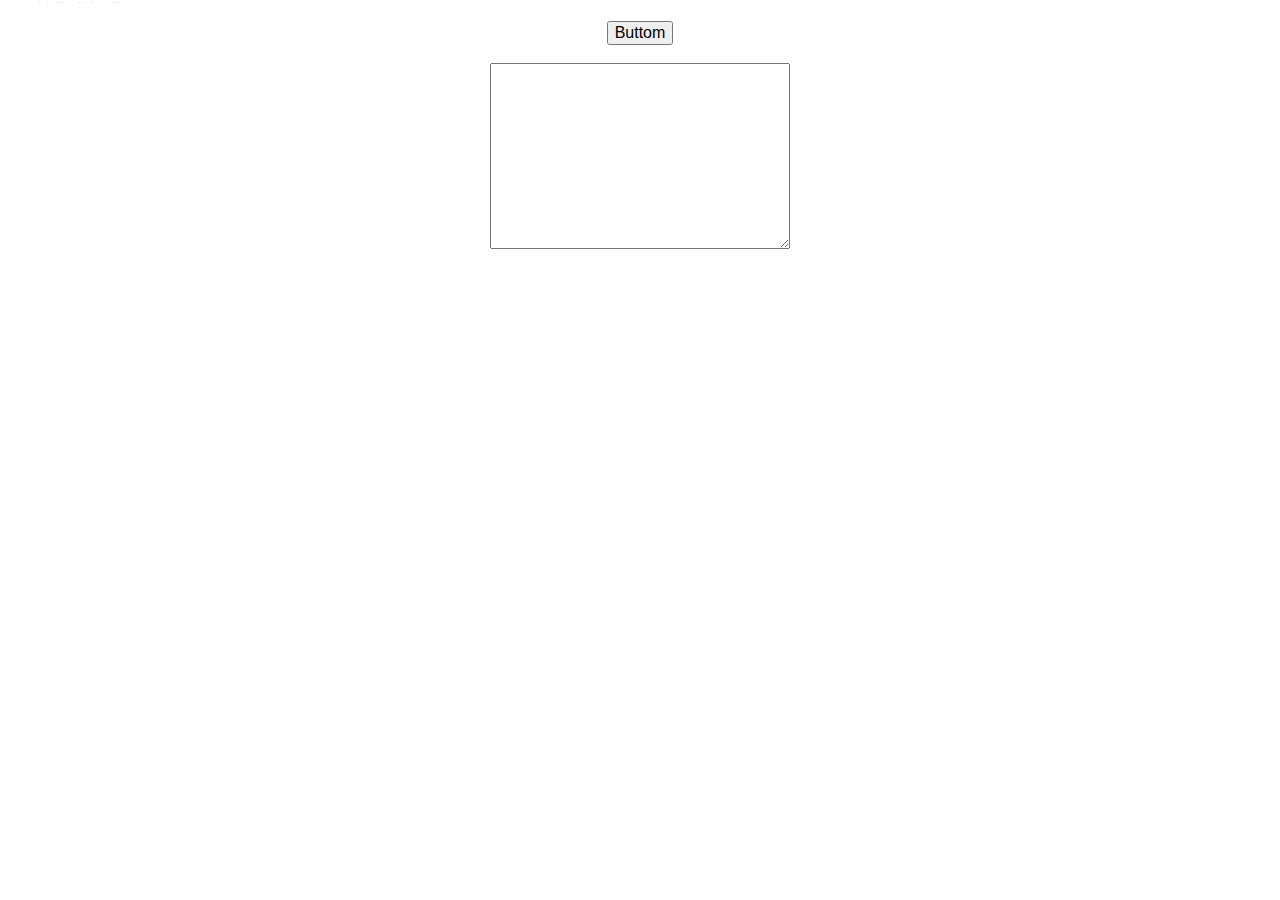
<file: 01-js-intro-and-jquery/index.html>
<!DOCTYPE html>

<html lang="en">

<head>

	<meta charset="utf-8" />
	<meta name="viewport" content="width=device-width, initial-scale=1">
	<title>Index.html</title>
	<meta name="author" content="Crespillo Rodrigo Andres"/>
	<link href="normalize.css" rel="stylesheet"/>
	<link rel='stylesheet' href='style.css'/>
	<script src="http://code.jquery.com/jquery-2.1.3.js"></script>
    <script type='text/javascript' src='script.js'></script>
</head>
<body>
	<section>
		<div class="container">
			<div class="title">
				<p>Hello Word!</p>
			</div>
		</div>
	</section>
	<div class="buttom">
		<br><button id="txtButtom">Buttom</button>
	</div>
	<div class="textarea">
		<br><textarea class="alias" id="txt" name="message" rows="10" cols="30">
		</textarea>
	</div>	
</body>

</html>
</file>
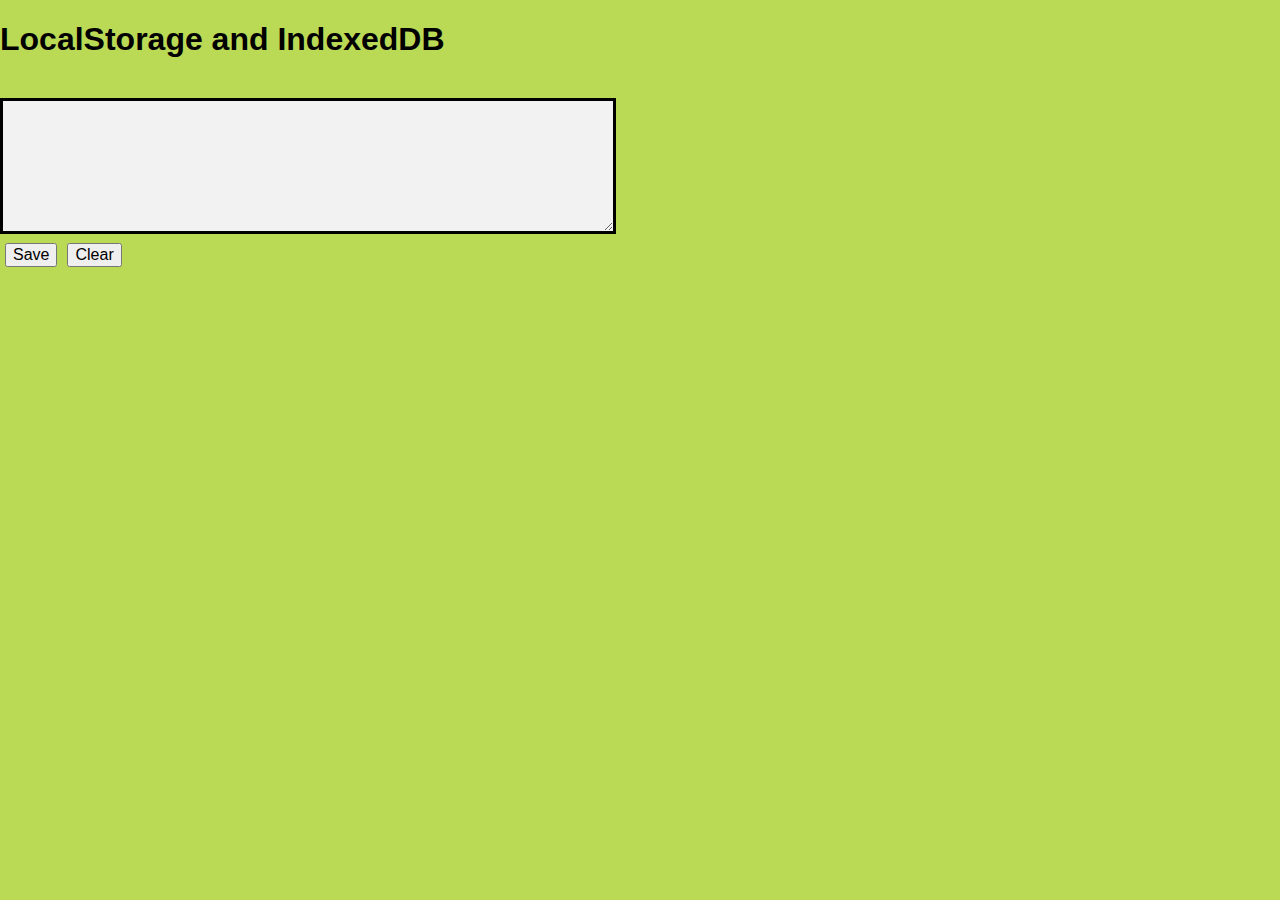
<file: 06-html5-apis/index.html>
<!DOCTYPE	html>
<html lang="en">
<head>
 	<title>LocalStorage and IndexedDB</title>
 	<meta charset="utf-8">
    <meta http-equiv="X-UA-Compatible" content="IE=edge">
 	<meta name="viewport" content="width=device-width, initial-scale=1">
    <link href="css/normalize.css" rel="stylesheet">  
    <link type="text/css" rel="stylesheet" href="css/style.css"/>
 	<script src="http://code.jquery.com/jquery-2.1.3.js"></script>
	<script type="text/javascript" src="libs/localStorage.js"></script>
	<script type="text/javascript" src="libs/dragAndDrope.js"></script>
	<!--<script type="text/javascript" src="libs/IndexedDB.js"></script>-->
</head>
<body>
	<h1>LocalStorage and IndexedDB</h1>
 	<br>
 	<div><textarea id="text" draggable="true"></textarea></div>
 	<div><button class="button" id="save">Save</button></div>
 	<div><button class="button" id="clear">Clear</button></div>
</body>
</html>
</file>
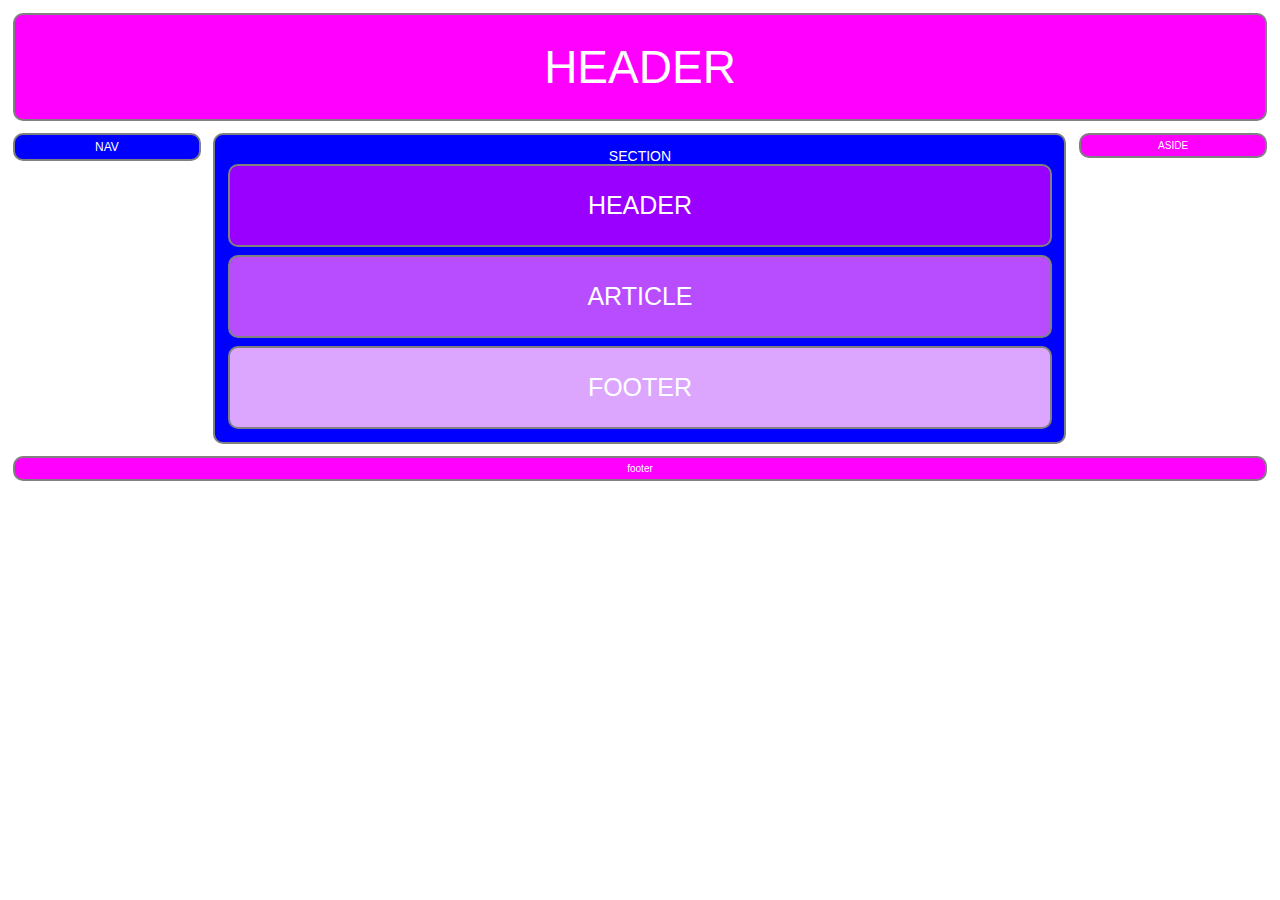
<file: 00-HTML-CSS-basics/2. CSS/index.html>
<!DOCTYPE html>

<html lang="en">

<head>

	<meta charset="utf-8" />
	<meta name="viewport" content="width=device-width, initial-scale=1">
	<title>Index.html</title>
	<meta name="author" content="Crespillo Rodrigo Andres"/>
	<link href="normalize.css" rel="stylesheet">
	<link href="style.css" rel="stylesheet">

	
</head>
<body>
	<header class="header">
		header
	</header>
	<nav class="navigation">
		nav
	</nav>
	<section class="content">
		section
		<header>
			header
		</header>
		<article>
			article
		</article>
		<footer>
			footer
		</footer>
	</section>
	<aside class="sidebar"> 
		aside
	</aside>
	<footer class="footer">
		footer
	</footer>
</body>
</html>
</file>
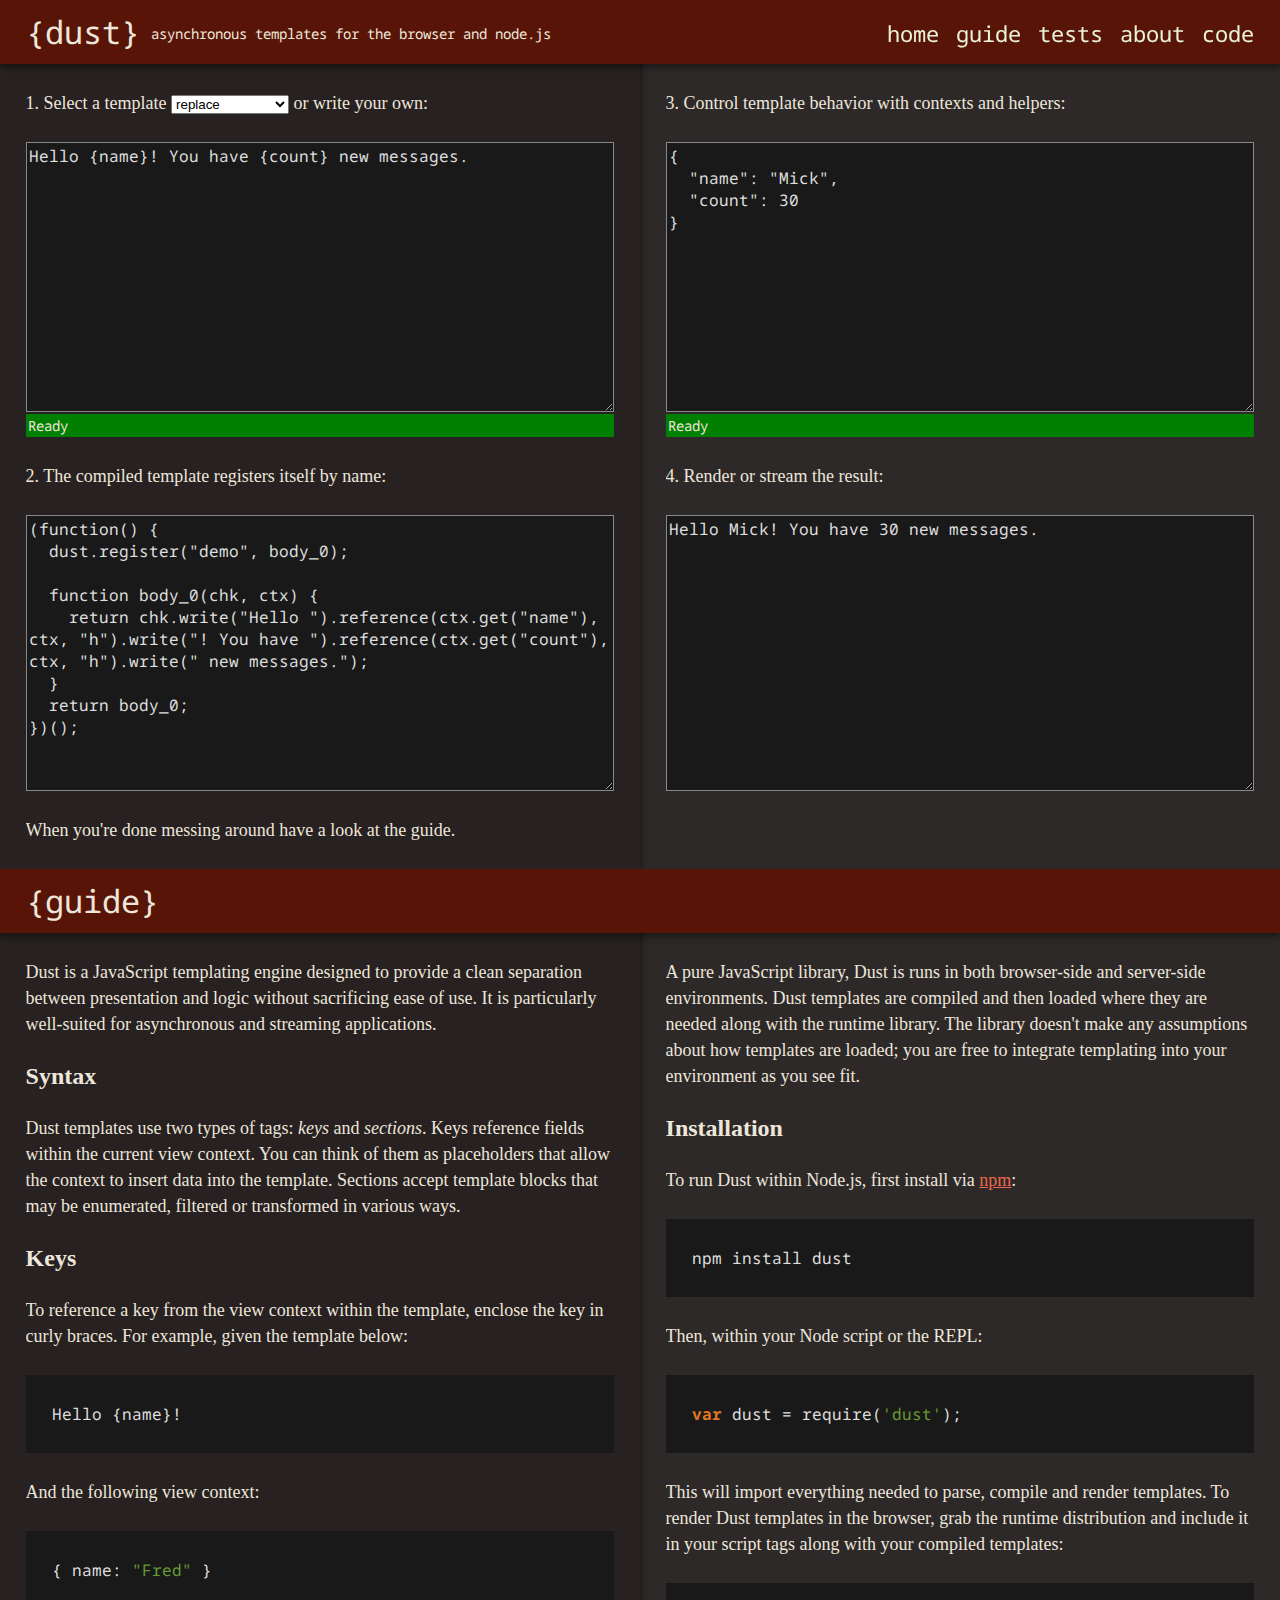
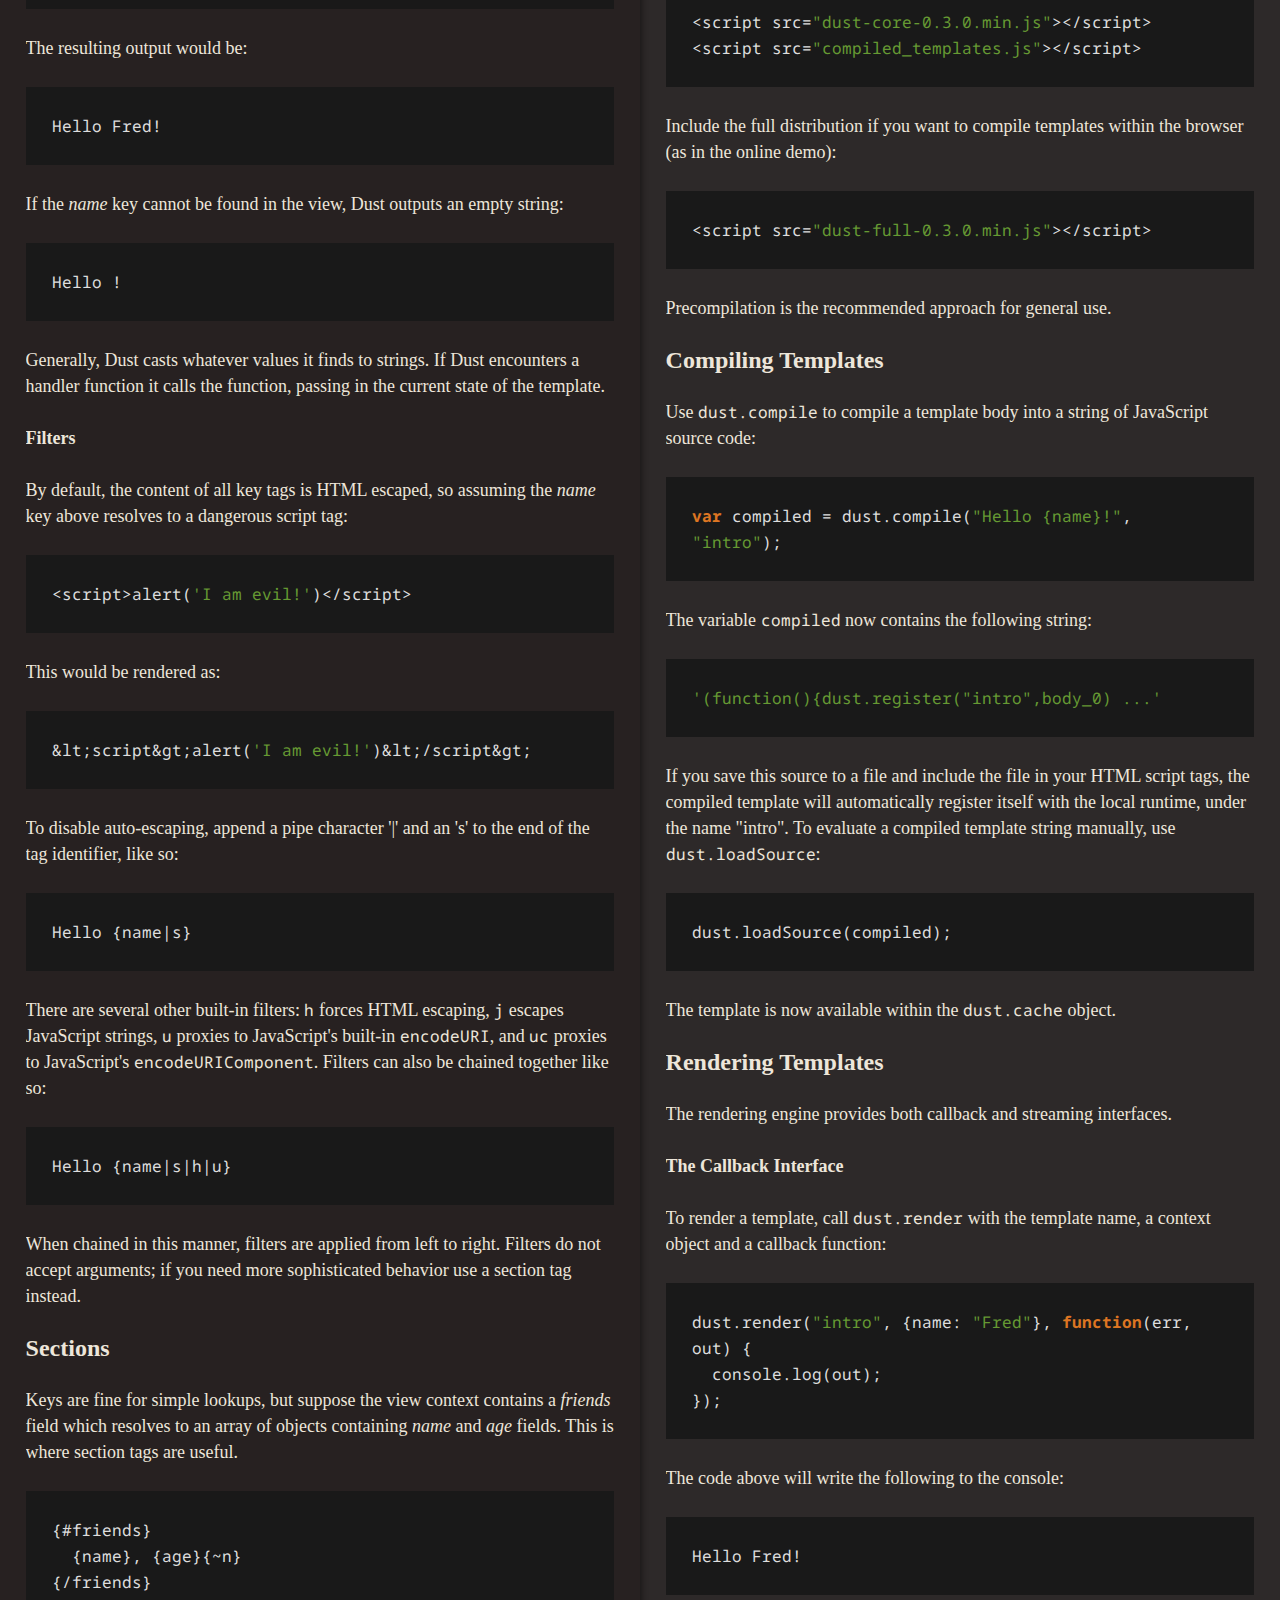
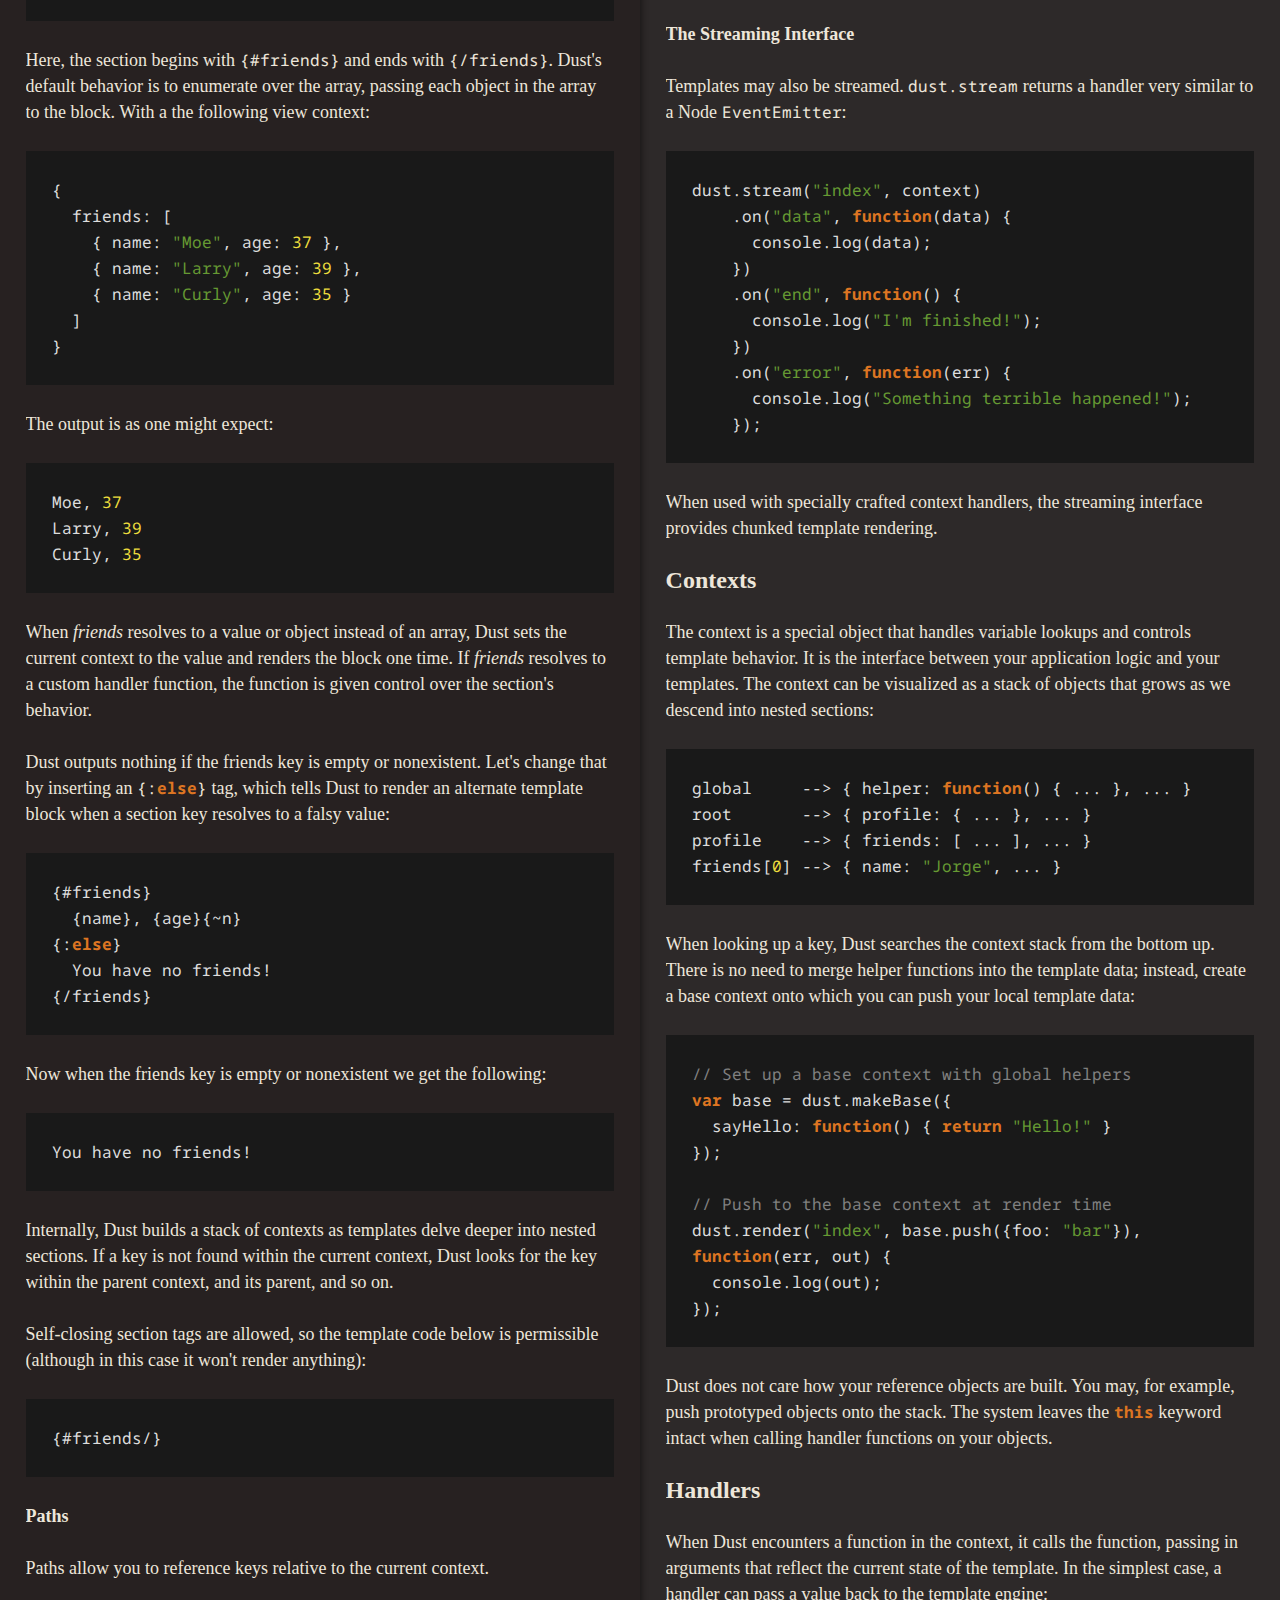
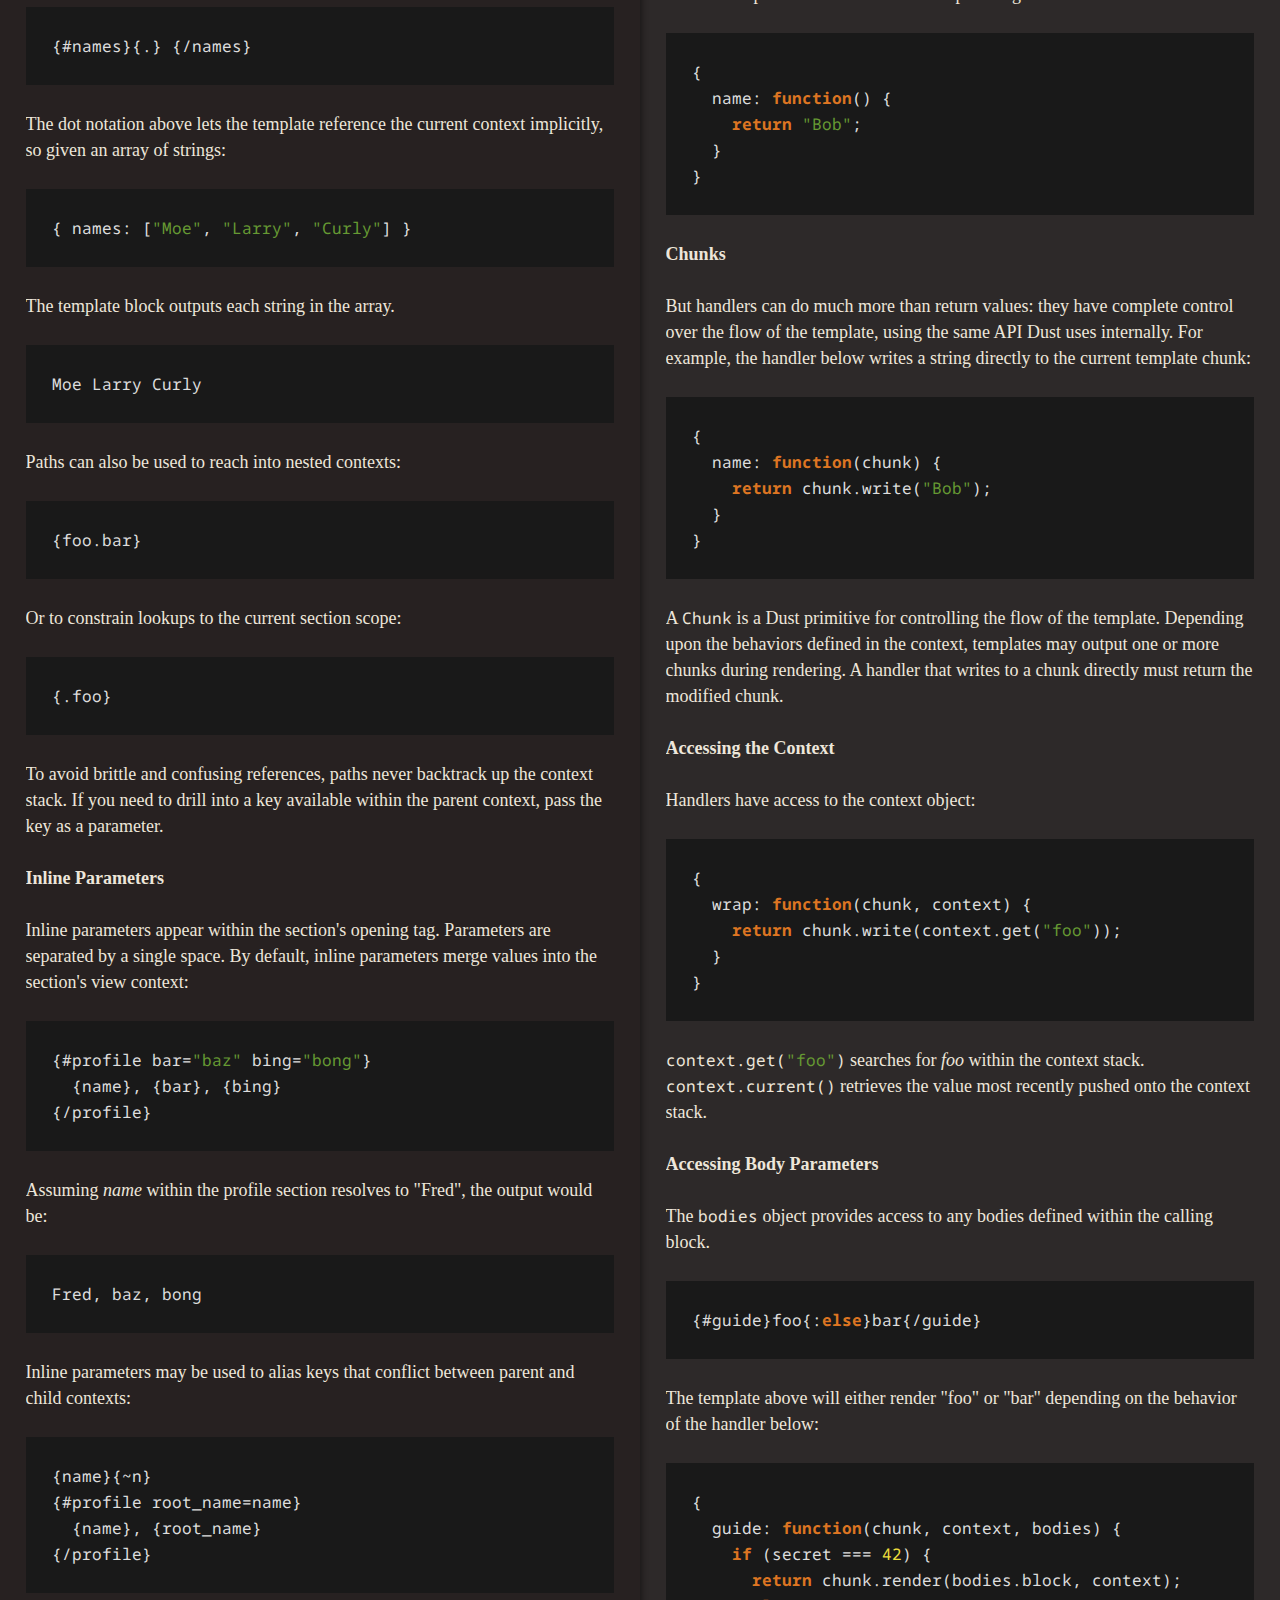
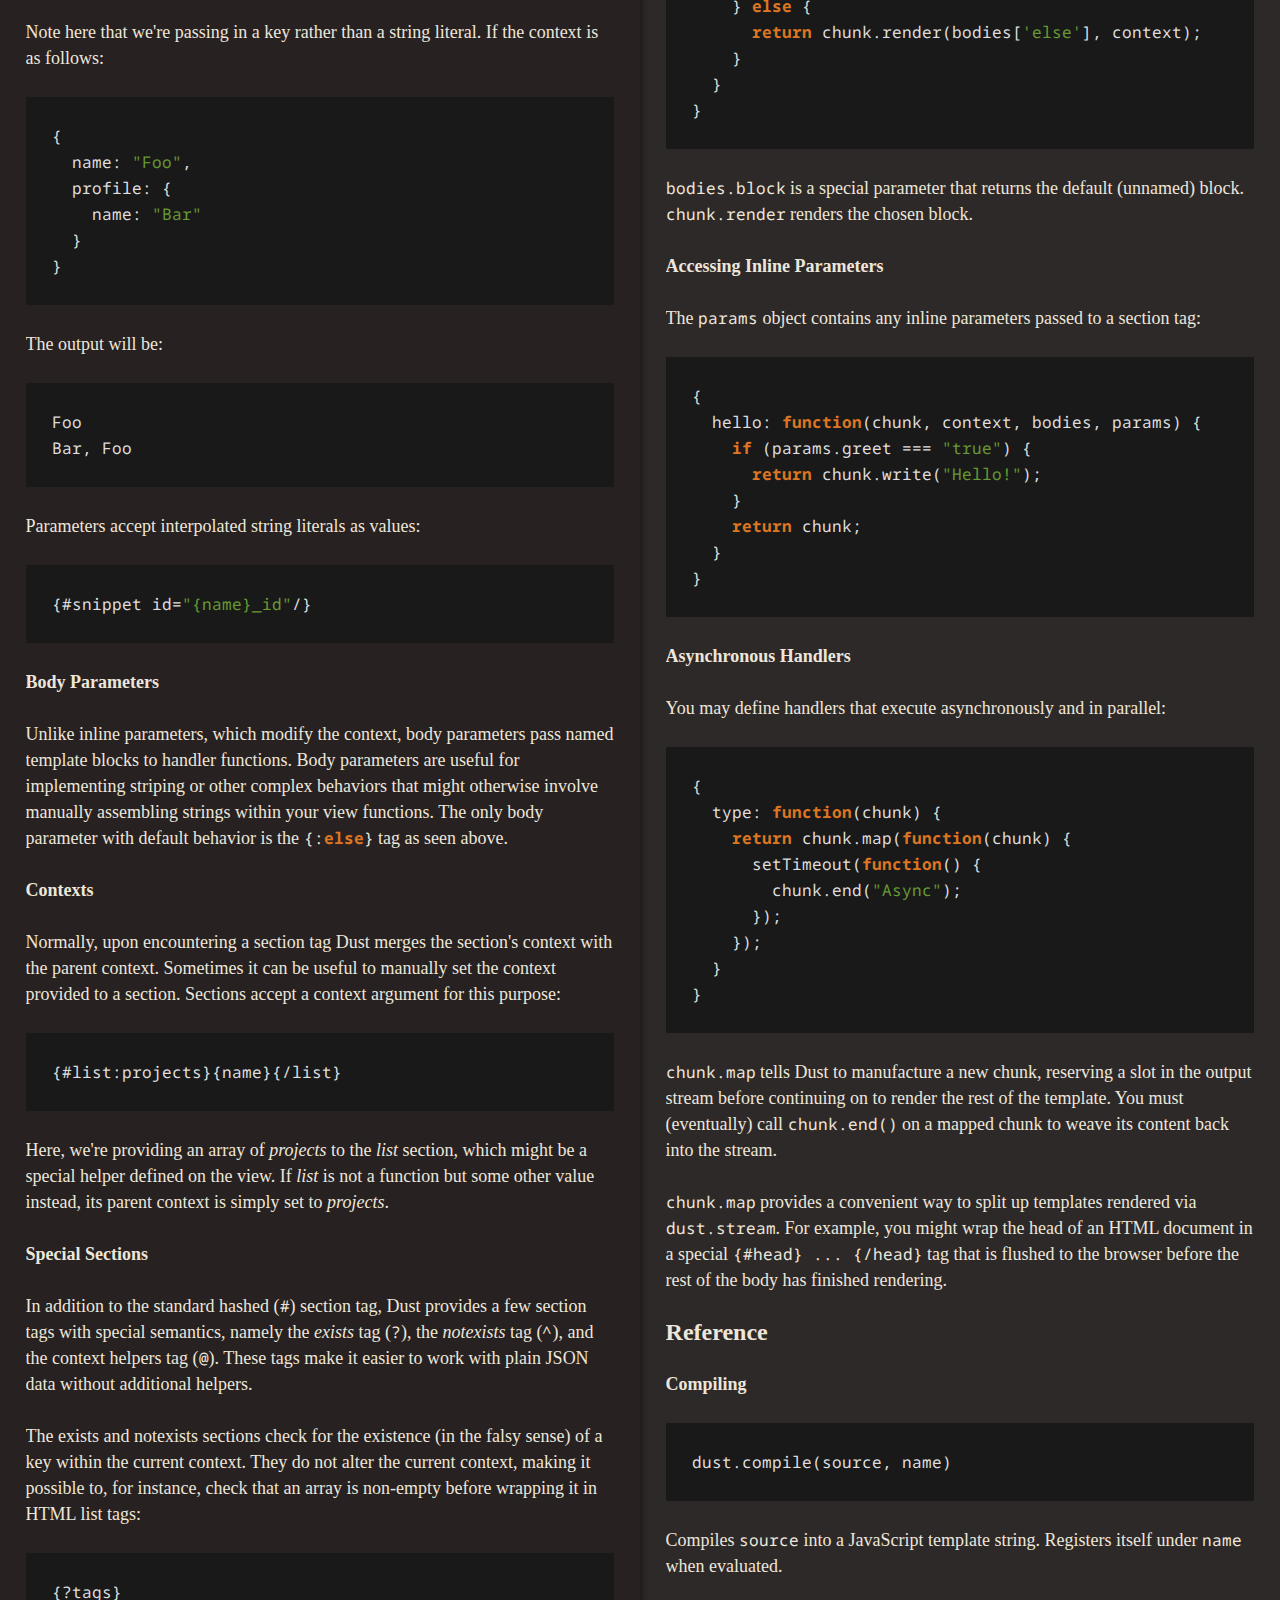
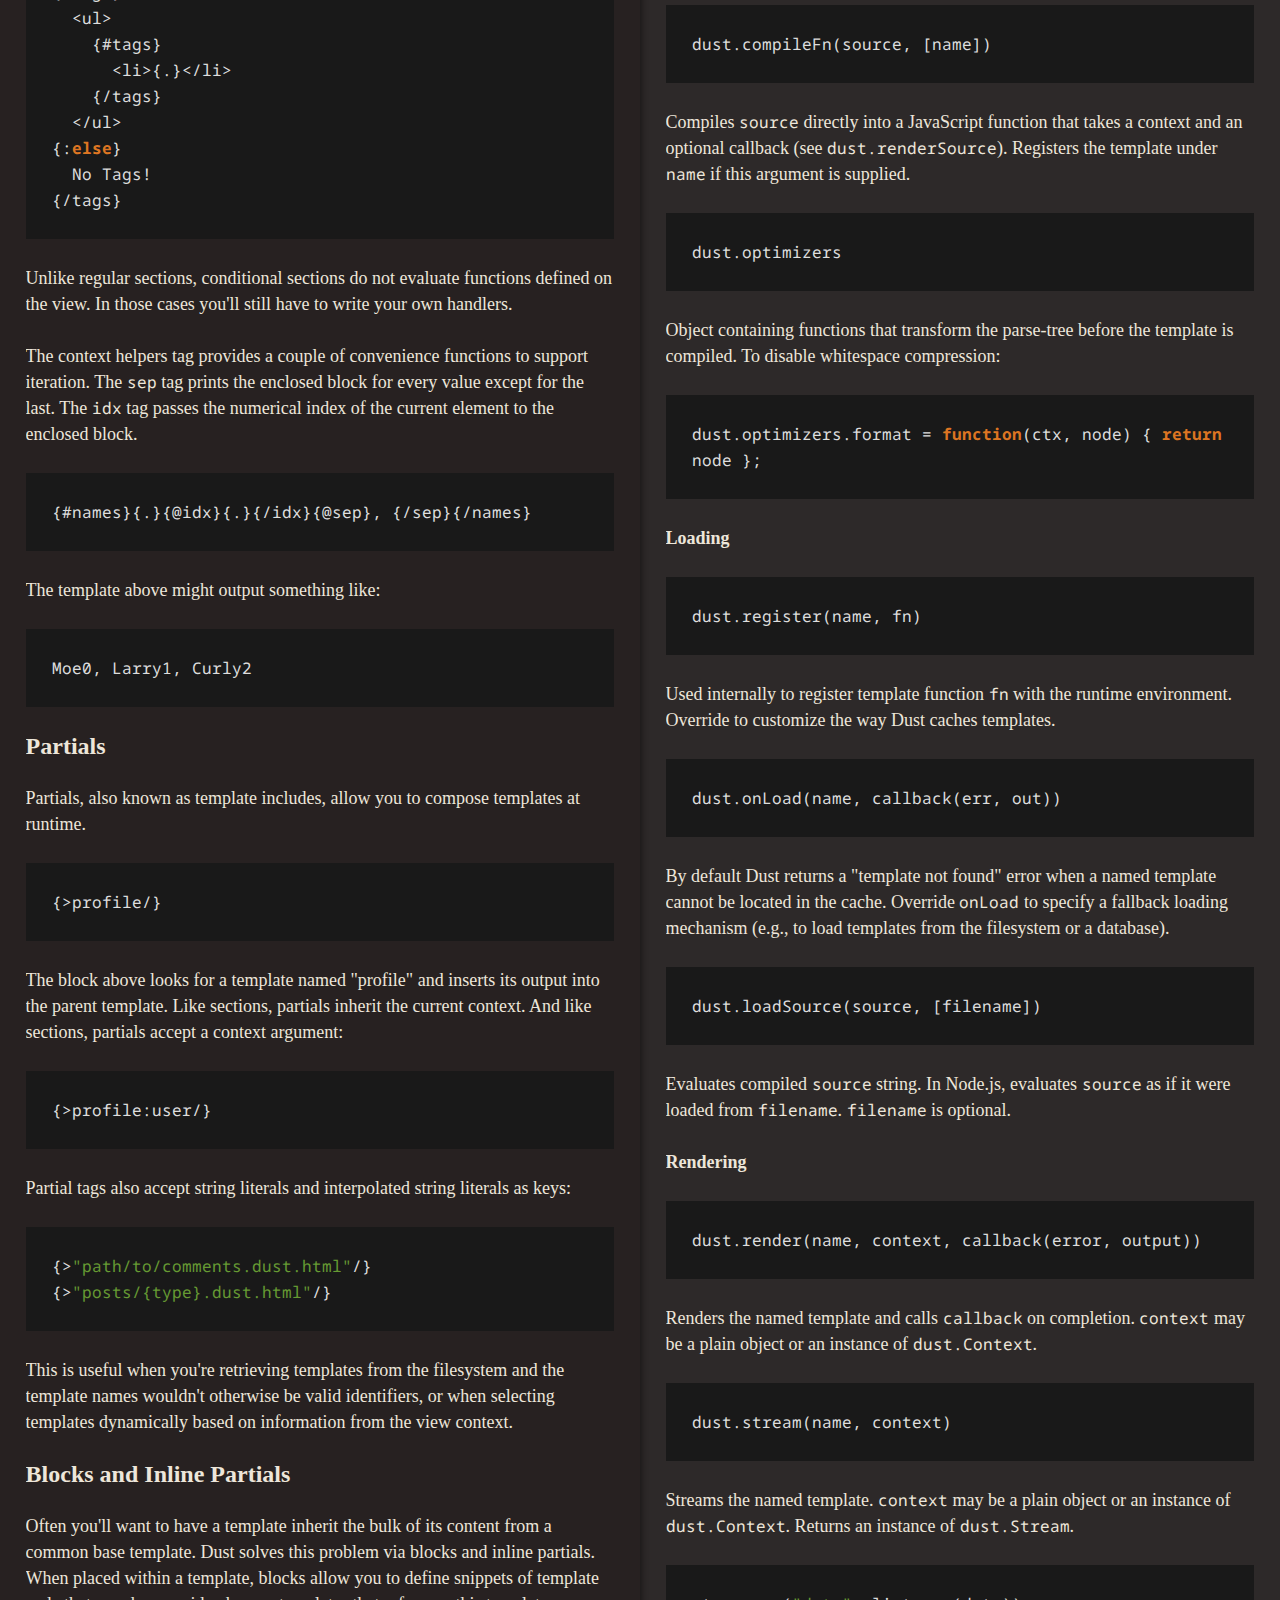
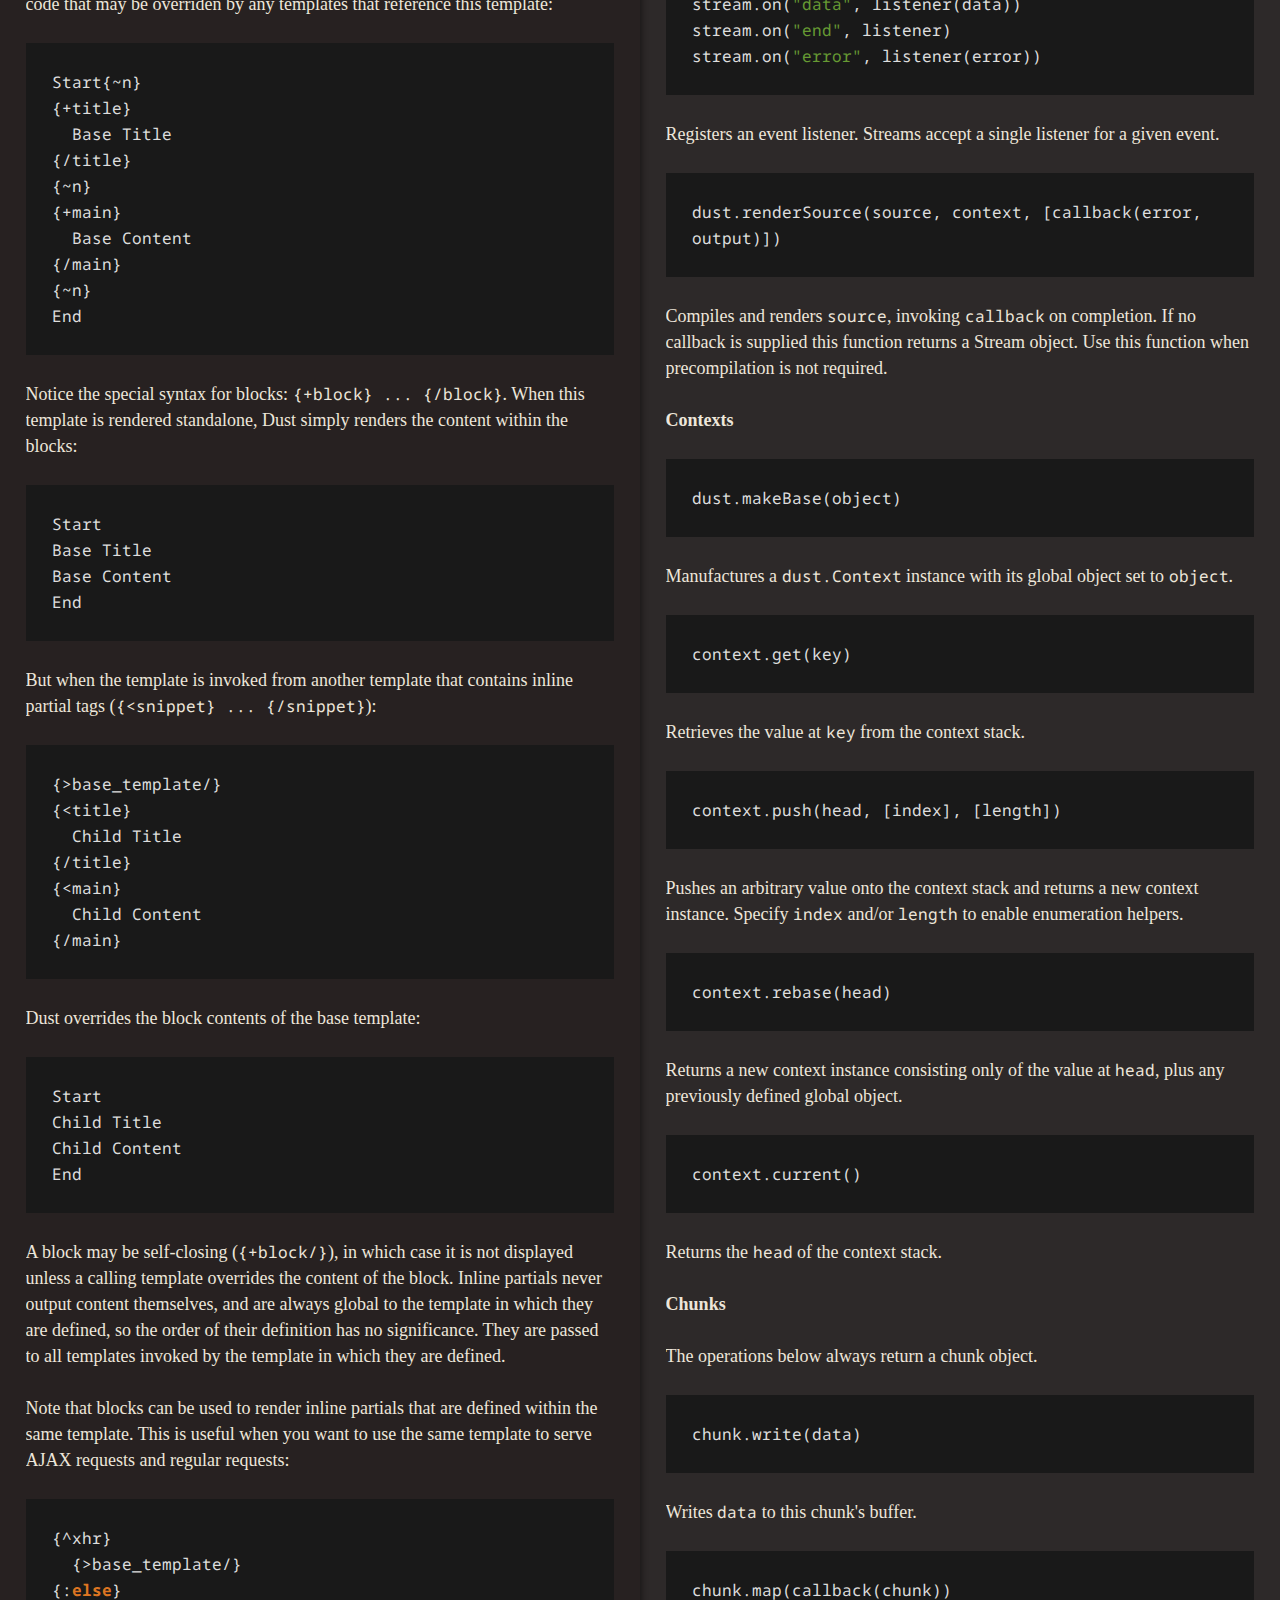
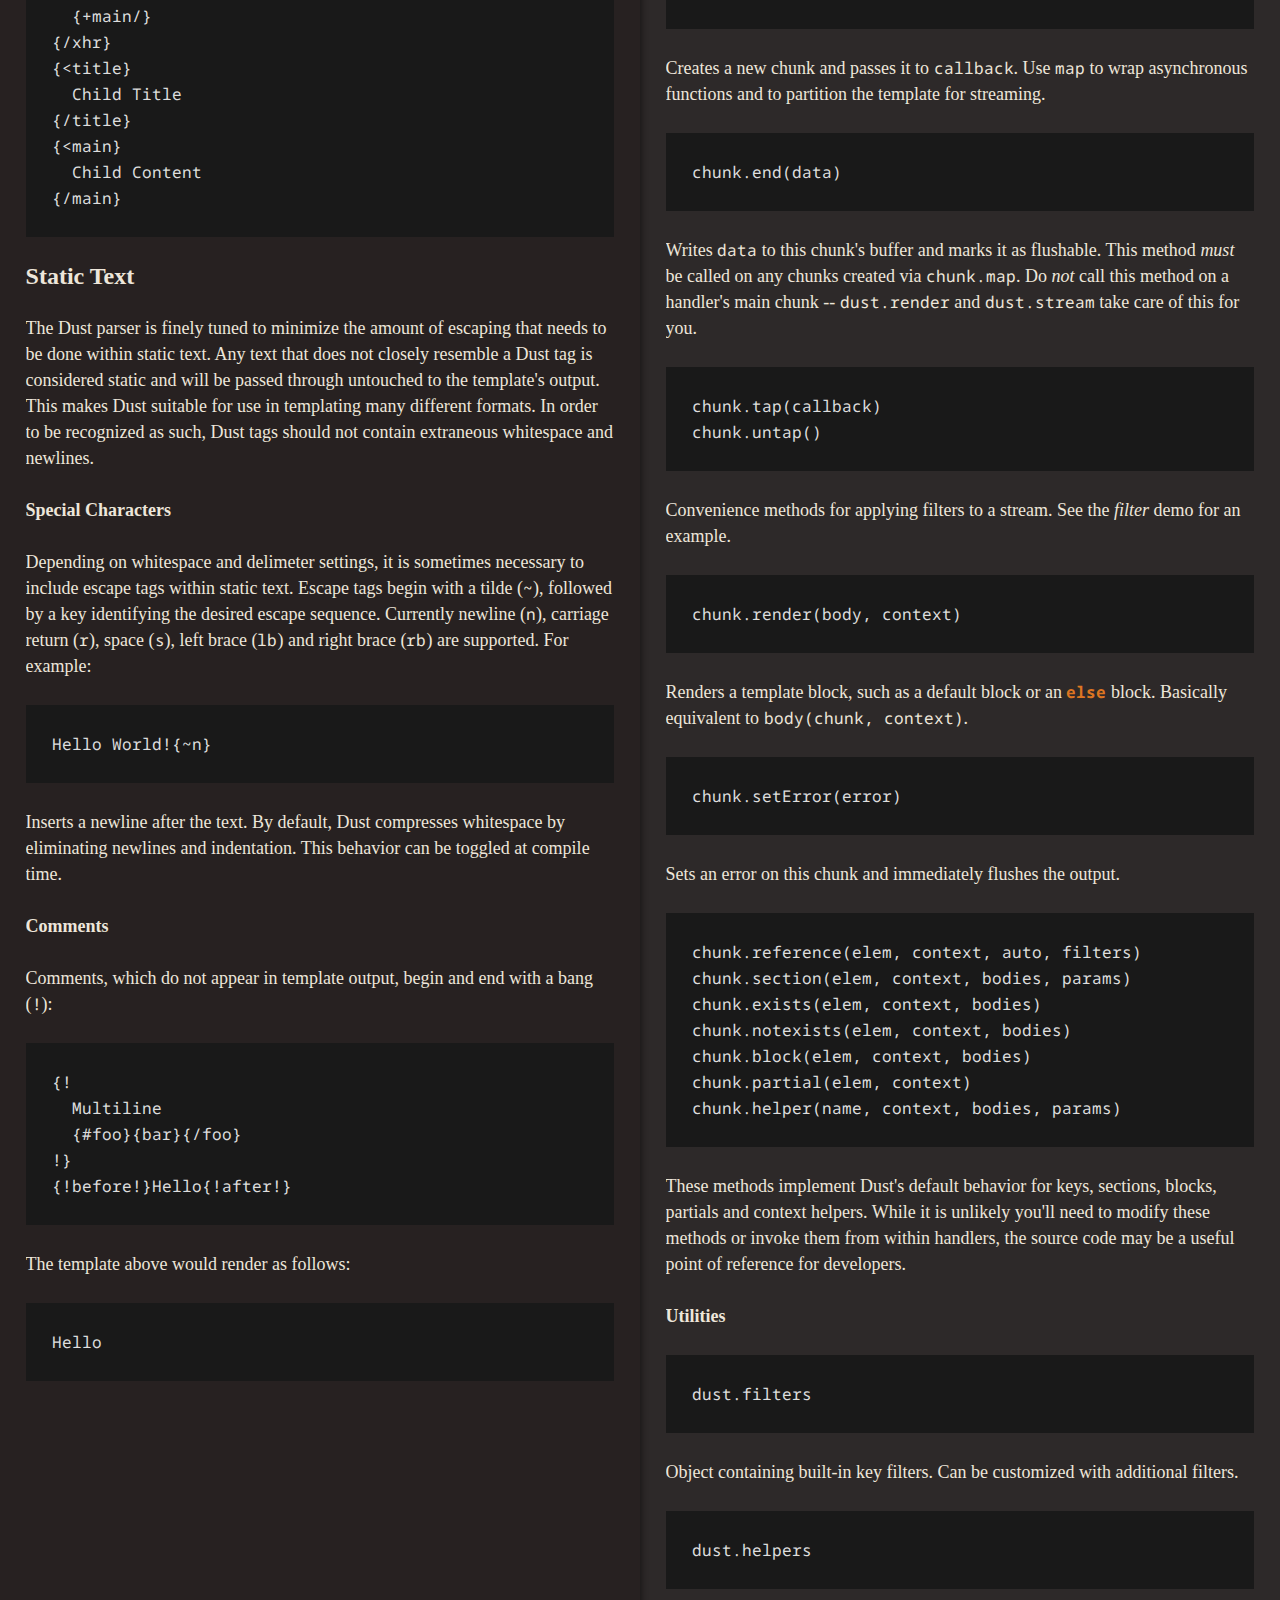
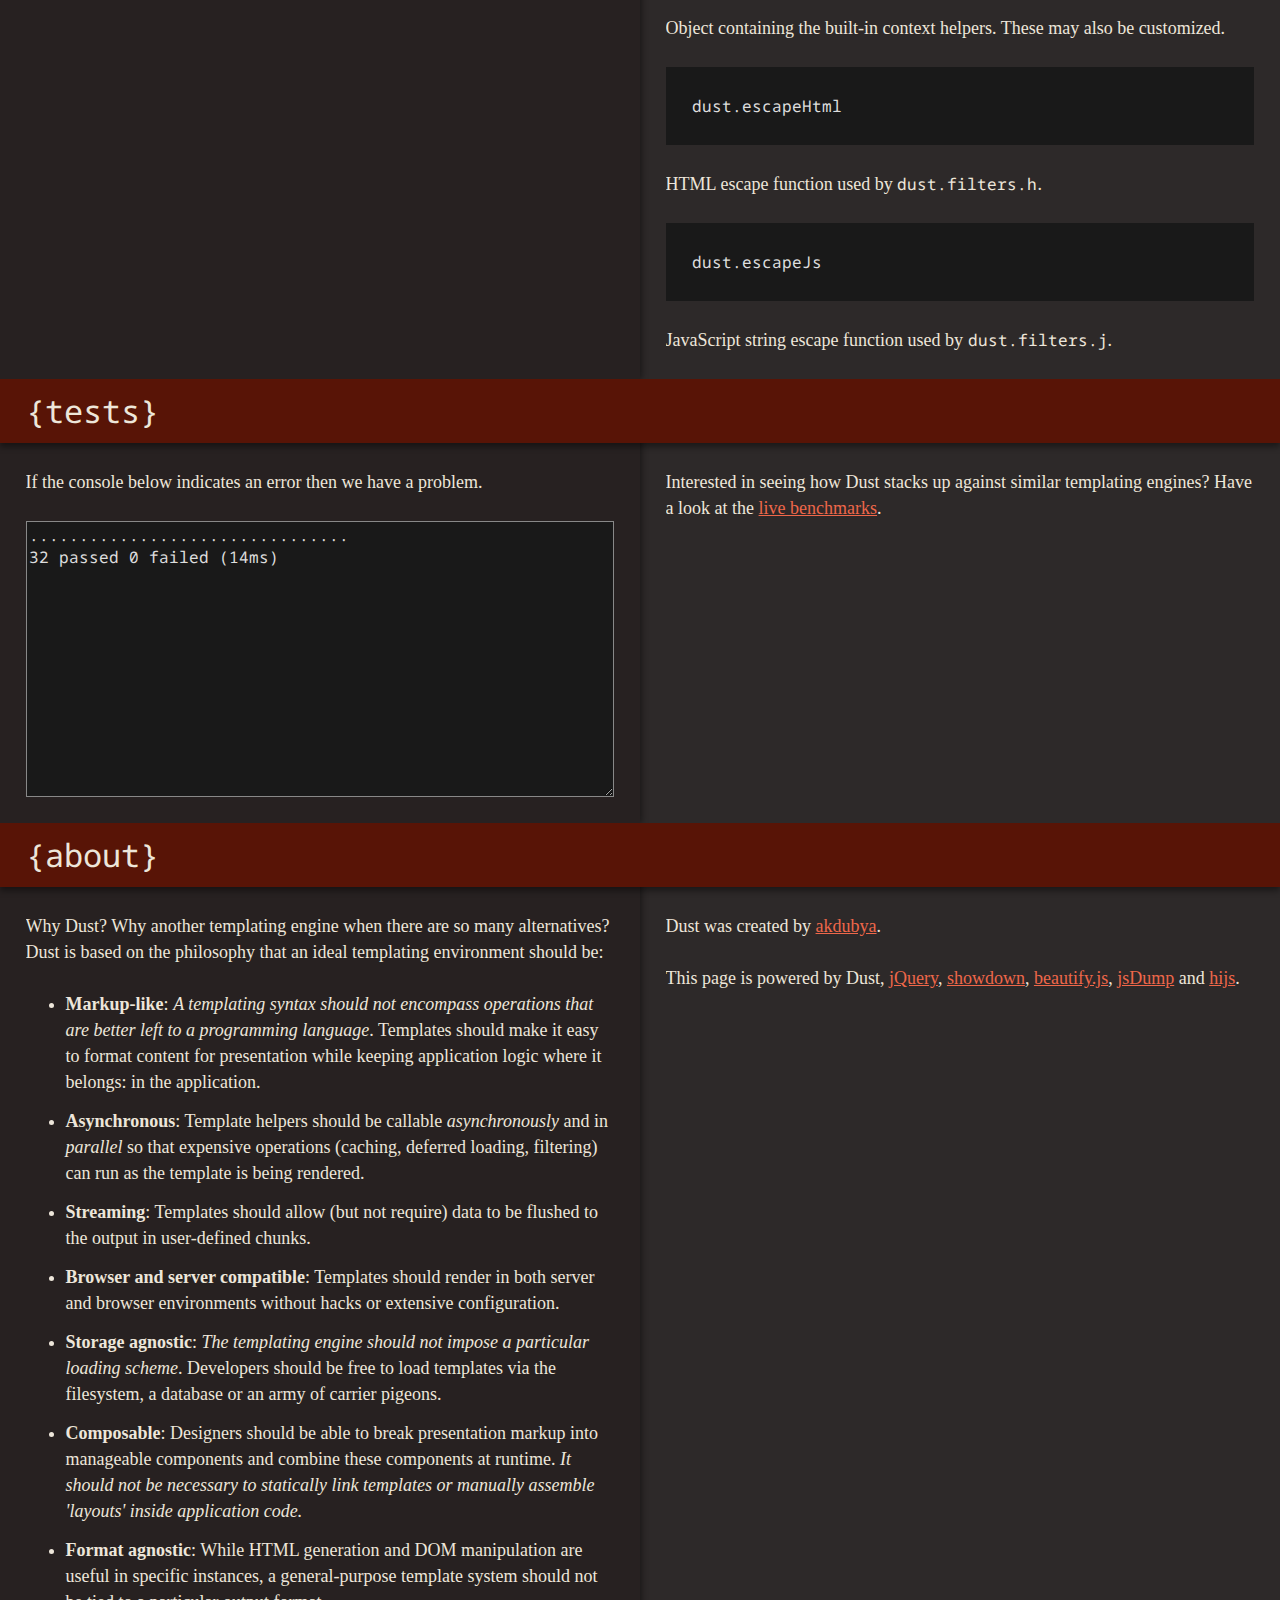
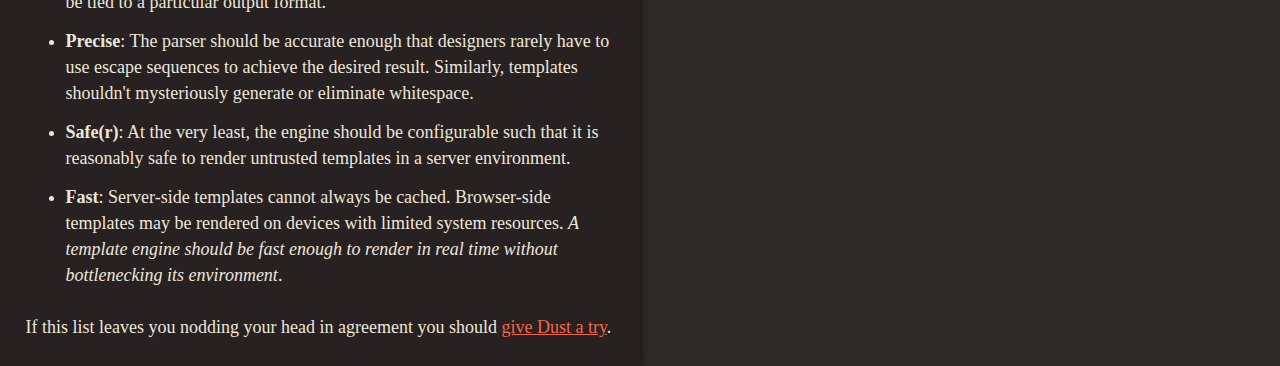
<file: 04-templates-engines/node_modules/dust/index.html>
<!DOCTYPE HTML><html><head><title>dust</title><meta http-equiv="Content-Type" content="text/html; charset=UTF-8"><link href="http://fonts.googleapis.com/css?family=Droid+Sans+Mono:regular&subset=latin" rel="stylesheet" type="text/css"><style type="text/css">body {
  font-family: 'Georgia', serif;
  font-size: 18px;
  margin: 0;
  padding: 0;
}

p, h4, h3, .content ul {
  line-height: 26px;
  margin-top: 26px;
  margin-bottom: 26px;
}

.content ul li {
  margin-top: 13px;
  margin-bottom: 13px;
}

h1, h2 {
  line-height: 48px;
  font-size: 32px;
  font-weight: normal;
  margin: 8px 0 8px 2%;
}

h3 {
  font-size: 24px;
}

h4 {
  font-size: 1em;
}

h1, h2, pre, code, .console, .status, #nav, #tagline {
  font-family: 'Droid Sans Mono', 'Bitstream Vera Sans Mono', 'DejaVu Sans Mono', Monaco, Courier, monospace;
}

a:link, a:visited {
  color: #ef674a;
}

p code {
  font-size: 16px;
  line-height: 16px;
}

pre, .console {
  background-color: #191919;
  white-space: pre-wrap;
  word-wrap: break-word;
}

.console {
  font-size: 16px;
  height: 270px;
  color: #dddddd;
  margin-top: 26px;
  margin-bottom: 26px;
  border: 1px solid #888;
  resize: auto;
  overflow: auto;
  padding: 2px;
}

textarea {
  width: 100%;
  display: block;
  -moz-box-sizing: border-box;
  -webkit-box-sizing: border-box;
}

#nav {
  position: fixed;
  top: 18px;
  right: 2%;
  font-size: 22px;
  z-index: 99;
}

#nav a:link, #nav a:visited {
  color: #eaf2d9;
}

#nav a {
  text-decoration: none;
  margin-left: 17px;
}

#nav a:last {
  margin: 0;
}

#tagline {
  position: absolute;
  display: none;
  top: 24px;
  font-size: 14px;
}

#guide pre {
  font-size: 16px;
  line-height: 26px;
  color: #dddddd;
  padding: 26px;
  margin: 26px 0;
}

#header, #demo {
  clear: both;
}

.ok {
  background-color: green;
}

.error {
  background-color: red;
}

.pending {
  background-color: yellow;
}

.status {
  font-size: 14px;
  padding: 2px;
  margin-top: -24px;
}

.header, .content {
  clear: both;
  width: 100%;
  overflow: hidden;
  color: #ede6da;
}

.header {
  clear: both;
  width: 100%;
  -webkit-box-shadow: 0px 4px 6px hsla(0, 0%, 0%, 0.4);
  -moz-box-shadow: 0px 4px 6px hsla(0, 0%, 0%, 0.4);
  background-color: #581406;
}

.content {
  background-color: #2d2929;
}

.left {
  float: left;
  width: 100%;
  position: relative;
  -webkit-box-shadow: 2px 0px 6px hsla(0, 0%, 0%, 0.4);
  -moz-box-shadow: 2px 0px 6px hsla(0, 0%, 0%, 0.4);
}

.content .left, .header .left {
  right: 50%;
}

.content .left {
  background-color: #272121;
}

.header, .col1, .col2 {
  float: left;
  position: relative;
  overflow: hidden;
}

.col1 {
  width: 96%;
  left: 2%;
}

.left .header {
  width: 100%;
  left: 50%;
}

.left .col1 {
  width: 46%;
  left: 52%;
}

.left .col2 {
  width: 46%;
  left: 56%;
}

.docked {
  position: fixed;
  width: 100%;
  top: 0;
  background-color: hsla(10, 87%, 18%, 0.80);
  z-index: 5;
}

code .keyword              { font-weight: bold; color: #dd7522 }
code .string, code .regexp { color: #669933 }
code .class, code .special {  }
code .number               { color: #eddd3d }
code .comment              { color: grey }</style><script src="vendor/ecma.js"></script><script src="vendor/jquery.min.js"></script><script src="vendor/jsdump.js"></script><script src="vendor/beautify.js"></script><script src="lib/dust.js"></script><script src="lib/parser.js"></script><script src="lib/compiler.js"></script><script src="test/examples.js"></script><script src="test/uutest.js"></script><script src="test/core.js"></script><script type="text/javascript">(function(){dust.register("select",body_0);function body_0(chk,ctx){return chk.write("<select style=\"clear: both;\">").section(ctx.get("examples"),ctx,{"block":body_1},null).write("</select>");}function body_1(chk,ctx){return chk.write("<option ").reference(ctx.get("selected"),ctx,"h").write(" value=\"").helper("idx",ctx,{"block":body_2},null).write("\">").reference(ctx.get("name"),ctx,"h").write("</option>");}function body_2(chk,ctx){return chk.reference(ctx.getPath(true,[]),ctx,"h");}return body_0;})();</script><script type="text/javascript">jsDump.parsers['function'] = function(fn) {
  return fn.toString();
}

function renderDemo() {
  var tmpl = dust.cache["demo"],
      source = $('#input-context').val();

  $('#output-text').empty();

  if (tmpl && source) {
    setPending('#input-context');
    setPending('#output-text');
    try {
      eval("var context = " + source + ";");
      if (typeof context === 'function') {
        context = context();
      }
      dust.stream("demo", context)
          .on('data', function(data) {
            $('#output-text').append(dust.escapeHtml(data));
          })
          .on('end', function() {
            setOkay('#input-context');
            setOkay('#output-text');
          })
          .on('error', function(err) {
            setError('#input-context', err);
          });
    } catch(err) {
      setError('#input-context', err);
    }
  }
}

function setOkay(sel) {
  $(sel).next()
  .removeClass('pending')
  .addClass('ok')
  .html('Ready');
}

function setPending(sel) {
  $(sel).next()
  .removeClass('ok')
  .removeClass('error')
  .addClass('pending')
  .html('Pending');
}

function setError(sel, err) {
  $(sel).next()
  .removeClass('pending')
  .addClass('error')
  .html(err.toString());
}

function dump(obj) {
  return js_beautify(jsDump.parse(obj), {
    indent_size: 2
  });
}

function runSuite() {
  var suite = new uutest.Suite({
    start: function() {
      $('#test-console').empty();
    },
    pass: function() {
      $('#test-console').append(".");
    },
    fail: function() {
      $('#test-console').append("F");
    },
    done: function(passed, failed, elapsed) {
      $('#test-console').append("\n");
      $('#test-console').append(passed + " passed " + failed + " failed " + "(" + elapsed + "ms)");
      this.errors.forEach(function(err) {
        $('#test-console').append("\n");
        $('#test-console').append(dust.escapeHtml(dumpError(err)));
      });
    }
  });
  coreSetup(suite, dustExamples.slice(1), dust);
  suite.run();
}

function dumpError(err) {
  var out = err.testName + " -> ";
  if (!err.message) {
    err.message = jsDump.parse(err.expected)
    + " " + err.operator + " " + jsDump.parse(err.actual);
  }
  return out + err.stack;
}

$(document).ready(function() {

  dustExamples.forEach(function(ex) {
    dust.loadSource(dust.compile(ex.source, ex.name));
  });

  runSuite();

  $('#tagline').empty().show().css({left: ($(window).width() * .02) + 125});
  dust.loadSource(dust.compile(dustExamples[0].source, "intro"));
  dust.stream("intro", dustExamples[0].context())
      .on('data', function(data) {
        $('#tagline').append(data);
      })
      .on('end', function() {
        $('#tagline').delay(500).fadeOut('slow');
      });

  dust.render("select", {
    examples: dustExamples,
    selected: function(chk, ctx) {
      if (ctx.current().name === "replace") return "selected";
    }
  }, function(err, output) {
    $('#select').html(output);
  });

  $('#select > select').change(function() {
    var idx = $(this).val();
    $('#input-source').val(dustExamples[idx].source);
    $('#input-context').val(dump(dustExamples[idx].context));
    $('#input-source').change();
  });

  $('#input-source').change(function() {
    setPending('#input-source');
    try {
      var compiled = dust.compile($(this).val(), "demo");
      dust.loadSource(compiled);
      $('#output-js').text(js_beautify(compiled, {
        indent_size: 2
      }));
      setOkay('#input-source');
    } catch(err) {
      setError('#input-source', err);
      return;
    }
    renderDemo();
  });

  $('#input-context').change(renderDemo);

  var sections = $("body > div");
  var cur_id;

  $(window).scroll(function() {
    var scrollTop = $(window).scrollTop();

    if (scrollTop === 0) {
      cur_id = undefined;
      $('.docked').remove();
      return;
    }

    sections.each(function(idx, section) {
      var sectionTop = section.offsetTop,
          sectionBottom = sectionTop + section.offsetHeight;

      if (scrollTop >= sectionTop && scrollTop < sectionBottom) {
        var $hdr = $(section).find('.header').clone();
        if (section.id !== cur_id) {
          cur_id = section.id;
          $('.docked').remove();
          $hdr.appendTo('body');
          $hdr.addClass('docked');
        }
        return false;
      }
    });
  });

  $('#select > select').change();
  $(window).scroll();

});</script></head><body><div id="dust" class="content"><div class="left"><div class="header"><h1>{dust}</h1><span id="tagline">asynchronous streaming templates for the browser and node.js</span></div><div id="nav"><a href="#dust">home</a><a href="#guide">guide</a><a href="#tests">tests</a><a href="#about">about</a><a href="http://github.com/akdubya/dustjs">code</a></div><div class="col1"><p>1. Select a template <span id="select"></span> or write your own:</p><textarea id="input-source" class="console"></textarea><div class="status ok">Ready</div><p>2. The compiled template registers itself by name:</p><pre class="console"><code id="output-js"></code></pre><p>When you're done messing around have a look at the guide.</p></div><div class="col2"><p>3. Control template behavior with contexts and helpers:</p><textarea id="input-context" class="console"></textarea><div class="status ok">Ready</div><p>4. Render or stream the result:</p><pre id="output-text" class="console"></pre></div></div></div><div id="guide" class="content"><div class="left"><div class="header"><h2>{guide}</h2></div><div id="syntax" class="col1"><p>Dust is a JavaScript templating engine designed to provide a clean separation between presentation and logic without sacrificing ease of use. It is particularly well-suited for asynchronous and streaming applications.</p>

<h3>Syntax</h3>

<p>Dust templates use two types of tags: <em>keys</em> and <em>sections</em>. Keys reference fields within the current view context. You can think of them as placeholders that allow the context to insert data into the template. Sections accept template blocks that may be enumerated, filtered or transformed in various ways.</p>

<h3>Keys</h3>

<p>To reference a key from the view context within the template, enclose the key in curly braces. For example, given the template below:</p>

<pre><code>Hello {name}!
</code></pre>

<p>And the following view context:</p>

<pre><code>{ name: "Fred" }
</code></pre>

<p>The resulting output would be:</p>

<pre><code>Hello Fred!
</code></pre>

<p>If the <em>name</em> key cannot be found in the view, Dust outputs an empty string:</p>

<pre><code>Hello !
</code></pre>

<p>Generally, Dust casts whatever values it finds to strings. If Dust encounters a handler function it calls the function, passing in the current state of the template.</p>

<h4>Filters</h4>

<p>By default, the content of all key tags is HTML escaped, so assuming the <em>name</em> key above resolves to a dangerous script tag:</p>

<pre><code>&lt;script&gt;alert('I am evil!')&lt;/script&gt;
</code></pre>

<p>This would be rendered as:</p>

<pre><code>&amp;lt;script&amp;gt;alert('I am evil!')&amp;lt;/script&amp;gt;
</code></pre>

<p>To disable auto-escaping, append a pipe character '|' and an 's' to the end of the tag identifier, like so:</p>

<pre><code>Hello {name|s}
</code></pre>

<p>There are several other built-in filters: <code>h</code> forces HTML escaping, <code>j</code> escapes JavaScript strings, <code>u</code> proxies to JavaScript's built-in <code>encodeURI</code>, and <code>uc</code> proxies to JavaScript's <code>encodeURIComponent</code>. Filters can also be chained together like so:</p>

<pre><code>Hello {name|s|h|u}
</code></pre>

<p>When chained in this manner, filters are applied from left to right. Filters do not accept arguments; if you need more sophisticated behavior use a section tag instead.</p>

<h3>Sections</h3>

<p>Keys are fine for simple lookups, but suppose the view context contains a <em>friends</em> field which resolves to an array of objects containing <em>name</em> and <em>age</em> fields. This is where section tags are useful.</p>

<pre><code>{#friends}
  {name}, {age}{~n}
{/friends}
</code></pre>

<p>Here, the section begins with <code>{#friends}</code> and ends with <code>{/friends}</code>. Dust's default behavior is to enumerate over the array, passing each object in the array to the block. With a the following view context:</p>

<pre><code>{
  friends: [
    { name: "Moe", age: 37 },
    { name: "Larry", age: 39 },
    { name: "Curly", age: 35 }
  ]
}
</code></pre>

<p>The output is as one might expect:</p>

<pre><code>Moe, 37
Larry, 39
Curly, 35
</code></pre>

<p>When <em>friends</em> resolves to a value or object instead of an array, Dust sets the current context to the value and renders the block one time. If <em>friends</em> resolves to a custom handler function, the function is given control over the section's behavior.</p>

<p>Dust outputs nothing if the friends key is empty or nonexistent. Let's change that by inserting an <code>{:else}</code> tag, which tells Dust to render an alternate template block when a section key resolves to a falsy value:</p>

<pre><code>{#friends}
  {name}, {age}{~n}
{:else}
  You have no friends!
{/friends}
</code></pre>

<p>Now when the friends key is empty or nonexistent we get the following:</p>

<pre><code>You have no friends!
</code></pre>

<p>Internally, Dust builds a stack of contexts as templates delve deeper into nested sections. If a key is not found within the current context, Dust looks for the key within the parent context, and its parent, and so on.</p>

<p>Self-closing section tags are allowed, so the template code below is permissible (although in this case it won't render anything):</p>

<pre><code>{#friends/}
</code></pre>

<h4>Paths</h4>

<p>Paths allow you to reference keys relative to the current context. </p>

<pre><code>{#names}{.} {/names}
</code></pre>

<p>The dot notation above lets the template reference the current context implicitly, so given an array of strings:</p>

<pre><code>{ names: ["Moe", "Larry", "Curly"] }
</code></pre>

<p>The template block outputs each string in the array.</p>

<pre><code>Moe Larry Curly 
</code></pre>

<p>Paths can also be used to reach into nested contexts:</p>

<pre><code>{foo.bar}
</code></pre>

<p>Or to constrain lookups to the current section scope:</p>

<pre><code>{.foo}
</code></pre>

<p>To avoid brittle and confusing references, paths never backtrack up the context stack. If you need to drill into a key available within the parent context, pass the key as a parameter.</p>

<h4>Inline Parameters</h4>

<p>Inline parameters appear within the section's opening tag. Parameters are separated by a single space. By default, inline parameters merge values into the section's view context:</p>

<pre><code>{#profile bar="baz" bing="bong"}
  {name}, {bar}, {bing}
{/profile}
</code></pre>

<p>Assuming <em>name</em> within the profile section resolves to "Fred", the output would be:</p>

<pre><code>Fred, baz, bong
</code></pre>

<p>Inline parameters may be used to alias keys that conflict between parent and child contexts:</p>

<pre><code>{name}{~n}
{#profile root_name=name}
  {name}, {root_name}
{/profile}
</code></pre>

<p>Note here that we're passing in a key rather than a string literal. If the context is as follows:</p>

<pre><code>{
  name: "Foo",
  profile: {
    name: "Bar"
  }
}
</code></pre>

<p>The output will be:</p>

<pre><code>Foo
Bar, Foo
</code></pre>

<p>Parameters accept interpolated string literals as values:</p>

<pre><code>{#snippet id="{name}_id"/}
</code></pre>

<h4>Body Parameters</h4>

<p>Unlike inline parameters, which modify the context, body parameters pass named template blocks to handler functions. Body parameters are useful for implementing striping or other complex behaviors that might otherwise involve manually assembling strings within your view functions. The only body parameter with default behavior is the <code>{:else}</code> tag as seen above.</p>

<h4>Contexts</h4>

<p>Normally, upon encountering a section tag Dust merges the section's context with the parent context. Sometimes it can be useful to manually set the context provided to a section. Sections accept a context argument for this purpose:</p>

<pre><code>{#list:projects}{name}{/list}
</code></pre>

<p>Here, we're providing an array of <em>projects</em> to the <em>list</em> section, which might be a special helper defined on the view. If <em>list</em> is not a function but some other value instead, its parent context is simply set to <em>projects</em>.</p>

<h4>Special Sections</h4>

<p>In addition to the standard hashed (<code>#</code>) section tag, Dust provides a few section tags with special semantics, namely the <em>exists</em> tag (<code>?</code>), the <em>notexists</em> tag (<code>^</code>), and the context helpers tag (<code>@</code>). These tags make it easier to work with plain JSON data without additional helpers.</p>

<p>The exists and notexists sections check for the existence (in the falsy sense) of a key within the current context. They do not alter the current context, making it possible to, for instance, check that an array is non-empty before wrapping it in HTML list tags:</p>

<pre><code>{?tags}
  &lt;ul&gt;
    {#tags}
      &lt;li&gt;{.}&lt;/li&gt;
    {/tags}
  &lt;/ul&gt;
{:else}
  No Tags!
{/tags}
</code></pre>

<p>Unlike regular sections, conditional sections do not evaluate functions defined on the view. In those cases you'll still have to write your own handlers.</p>

<p>The context helpers tag provides a couple of convenience functions to support iteration. The <code>sep</code> tag prints the enclosed block for every value except for the last. The <code>idx</code> tag passes the numerical index of the current element to the enclosed block.</p>

<pre><code>{#names}{.}{@idx}{.}{/idx}{@sep}, {/sep}{/names}
</code></pre>

<p>The template above might output something like:</p>

<pre><code>Moe0, Larry1, Curly2
</code></pre>

<h3>Partials</h3>

<p>Partials, also known as template includes, allow you to compose templates at runtime.</p>

<pre><code>{&gt;profile/}
</code></pre>

<p>The block above looks for a template named "profile" and inserts its output into the parent template. Like sections, partials inherit the current context. And like sections, partials accept a context argument:</p>

<pre><code>{&gt;profile:user/}
</code></pre>

<p>Partial tags also accept string literals and interpolated string literals as keys:</p>

<pre><code>{&gt;"path/to/comments.dust.html"/}
{&gt;"posts/{type}.dust.html"/}
</code></pre>

<p>This is useful when you're retrieving templates from the filesystem and the template names wouldn't otherwise be valid identifiers, or when selecting templates dynamically based on information from the view context.</p>

<h3>Blocks and Inline Partials</h3>

<p>Often you'll want to have a template inherit the bulk of its content from a common base template. Dust solves this problem via blocks and inline partials. When placed within a template, blocks allow you to define snippets of template code that may be overriden by any templates that reference this template:</p>

<pre><code>Start{~n}
{+title}
  Base Title
{/title}
{~n}
{+main}
  Base Content
{/main}
{~n}
End
</code></pre>

<p>Notice the special syntax for blocks: <code>{+block} ... {/block}</code>. When this template is rendered standalone, Dust simply renders the content within the blocks:</p>

<pre><code>Start
Base Title
Base Content
End
</code></pre>

<p>But when the template is invoked from another template that contains inline partial tags (<code>{&lt;snippet} ... {/snippet}</code>):</p>

<pre><code>{&gt;base_template/}
{&lt;title}
  Child Title
{/title}
{&lt;main}
  Child Content
{/main}
</code></pre>

<p>Dust overrides the block contents of the base template:</p>

<pre><code>Start
Child Title
Child Content
End
</code></pre>

<p>A block may be self-closing (<code>{+block/}</code>), in which case it is not displayed unless a calling template overrides the content of the block. Inline partials never output content themselves, and are always global to the template in which they are defined, so the order of their definition has no significance. They are passed to all templates invoked by the template in which they are defined.</p>

<p>Note that blocks can be used to render inline partials that are defined within the same template. This is useful when you want to use the same template to serve AJAX requests and regular requests:</p>

<pre><code>{^xhr}
  {&gt;base_template/}
{:else}
  {+main/}
{/xhr}
{&lt;title}
  Child Title
{/title}
{&lt;main}
  Child Content
{/main}
</code></pre>

<h3>Static Text</h3>

<p>The Dust parser is finely tuned to minimize the amount of escaping that needs to be done within static text. Any text that does not closely resemble a Dust tag is considered static and will be passed through untouched to the template's output. This makes Dust suitable for use in templating many different formats. In order to be recognized as such, Dust tags should not contain extraneous whitespace and newlines.</p>

<h4>Special Characters</h4>

<p>Depending on whitespace and delimeter settings, it is sometimes necessary to include escape tags within static text. Escape tags begin with a tilde (<code>~</code>), followed by a key identifying the desired escape sequence. Currently newline (<code>n</code>), carriage return (<code>r</code>), space (<code>s</code>), left brace (<code>lb</code>) and right brace (<code>rb</code>) are supported. For example:</p>

<pre><code>Hello World!{~n}
</code></pre>

<p>Inserts a newline after the text. By default, Dust compresses whitespace by eliminating newlines and indentation. This behavior can be toggled at compile time.</p>

<h4>Comments</h4>

<p>Comments, which do not appear in template output, begin and end with a bang (<code>!</code>):</p>

<pre><code>{!
  Multiline
  {#foo}{bar}{/foo}
!}
{!before!}Hello{!after!}
</code></pre>

<p>The template above would render as follows:</p>

<pre><code>Hello
</code></pre></div><div id="api" class="col2"><p>A pure JavaScript library, Dust is runs in both browser-side and server-side environments. Dust templates are compiled and then loaded where they are needed along with the runtime library. The library doesn't make any assumptions about how templates are loaded; you are free to integrate templating into your environment as you see fit.</p>

<h3>Installation</h3>

<p>To run Dust within Node.js, first install via <a href="http://github.com/isaacs/npm">npm</a>:</p>

<pre><code>npm install dust
</code></pre>

<p>Then, within your Node script or the REPL:</p>

<pre><code>var dust = require('dust');
</code></pre>

<p>This will import everything needed to parse, compile and render templates. To render Dust templates in the browser, grab the runtime distribution and include it in your script tags along with your compiled templates:</p>

<pre><code>&lt;script src="dust-core-0.3.0.min.js"&gt;&lt;/script&gt;
&lt;script src="compiled_templates.js"&gt;&lt;/script&gt;
</code></pre>

<p>Include the full distribution if you want to compile templates within the browser (as in the online demo):</p>

<pre><code>&lt;script src="dust-full-0.3.0.min.js"&gt;&lt;/script&gt;
</code></pre>

<p>Precompilation is the recommended approach for general use.</p>

<h3>Compiling Templates</h3>

<p>Use <code>dust.compile</code> to compile a template body into a string of JavaScript source code:</p>

<pre><code>var compiled = dust.compile("Hello {name}!", "intro");
</code></pre>

<p>The variable <code>compiled</code> now contains the following string:</p>

<pre><code>'(function(){dust.register("intro",body_0) ...'
</code></pre>

<p>If you save this source to a file and include the file in your HTML script tags, the compiled template will automatically register itself with the local runtime, under the name "intro". To evaluate a compiled template string manually, use <code>dust.loadSource</code>:</p>

<pre><code>dust.loadSource(compiled);
</code></pre>

<p>The template is now available within the <code>dust.cache</code> object.</p>

<h3>Rendering Templates</h3>

<p>The rendering engine provides both callback and streaming interfaces.</p>

<h4>The Callback Interface</h4>

<p>To render a template, call <code>dust.render</code> with the template name, a context object and a callback function:</p>

<pre><code>dust.render("intro", {name: "Fred"}, function(err, out) {
  console.log(out);
});
</code></pre>

<p>The code above will write the following to the console:</p>

<pre><code>Hello Fred!
</code></pre>

<h4>The Streaming Interface</h4>

<p>Templates may also be streamed. <code>dust.stream</code> returns a handler very similar to a Node <code>EventEmitter</code>:</p>

<pre><code>dust.stream("index", context)
    .on("data", function(data) {
      console.log(data);
    })
    .on("end", function() {
      console.log("I'm finished!");
    })
    .on("error", function(err) {
      console.log("Something terrible happened!");
    });
</code></pre>

<p>When used with specially crafted context handlers, the streaming interface provides chunked template rendering.</p>

<h3>Contexts</h3>

<p>The context is a special object that handles variable lookups and controls template behavior. It is the interface between your application logic and your templates. The context can be visualized as a stack of objects that grows as we descend into nested sections:</p>

<pre><code>global     --&gt; { helper: function() { ... }, ... }
root       --&gt; { profile: { ... }, ... }
profile    --&gt; { friends: [ ... ], ... }
friends[0] --&gt; { name: "Jorge", ... }
</code></pre>

<p>When looking up a key, Dust searches the context stack from the bottom up. There is no need to merge helper functions into the template data; instead, create a base context onto which you can push your local template data:</p>

<pre><code>// Set up a base context with global helpers
var base = dust.makeBase({
  sayHello: function() { return "Hello!" }
});

// Push to the base context at render time
dust.render("index", base.push({foo: "bar"}), function(err, out) {
  console.log(out);
});
</code></pre>

<p>Dust does not care how your reference objects are built. You may, for example, push prototyped objects onto the stack. The system leaves the <code>this</code> keyword intact when calling handler functions on your objects.</p>

<h3>Handlers</h3>

<p>When Dust encounters a function in the context, it calls the function, passing in arguments that reflect the current state of the template. In the simplest case, a handler can pass a value back to the template engine:</p>

<pre><code>{
  name: function() {
    return "Bob";
  }
}
</code></pre>

<h4>Chunks</h4>

<p>But handlers can do much more than return values: they have complete control over the flow of the template, using the same API Dust uses internally. For example, the handler below writes a string directly to the current template chunk:</p>

<pre><code>{
  name: function(chunk) {
    return chunk.write("Bob");
  }
}
</code></pre>

<p>A <code>Chunk</code> is a Dust primitive for controlling the flow of the template. Depending upon the behaviors defined in the context, templates may output one or more chunks during rendering. A handler that writes to a chunk directly must return the modified chunk.</p>

<h4>Accessing the Context</h4>

<p>Handlers have access to the context object:</p>

<pre><code>{
  wrap: function(chunk, context) {
    return chunk.write(context.get("foo"));
  }
}
</code></pre>

<p><code>context.get("foo")</code> searches for <em>foo</em> within the context stack. <code>context.current()</code> retrieves the value most recently pushed onto the context stack.</p>

<h4>Accessing Body Parameters</h4>

<p>The <code>bodies</code> object provides access to any bodies defined within the calling block.</p>

<pre><code>{#guide}foo{:else}bar{/guide}
</code></pre>

<p>The template above will either render "foo" or "bar" depending on the behavior of the handler below:</p>

<pre><code>{
  guide: function(chunk, context, bodies) {
    if (secret === 42) {
      return chunk.render(bodies.block, context);
    } else {
      return chunk.render(bodies['else'], context);
    }
  }
}
</code></pre>

<p><code>bodies.block</code> is a special parameter that returns the default (unnamed) block. <code>chunk.render</code> renders the chosen block.</p>

<h4>Accessing Inline Parameters</h4>

<p>The <code>params</code> object contains any inline parameters passed to a section tag:</p>

<pre><code>{
  hello: function(chunk, context, bodies, params) {
    if (params.greet === "true") {
      return chunk.write("Hello!");
    }
    return chunk;
  }
}
</code></pre>

<h4>Asynchronous Handlers</h4>

<p>You may define handlers that execute asynchronously and in parallel:</p>

<pre><code>{
  type: function(chunk) {
    return chunk.map(function(chunk) {
      setTimeout(function() {
        chunk.end("Async");
      });
    });
  }
}
</code></pre>

<p><code>chunk.map</code> tells Dust to manufacture a new chunk, reserving a slot in the output stream before continuing on to render the rest of the template. You must (eventually) call <code>chunk.end()</code> on a mapped chunk to weave its content back into the stream.</p>

<p><code>chunk.map</code> provides a convenient way to split up templates rendered via <code>dust.stream</code>. For example, you might wrap the head of an HTML document in a special <code>{#head} ... {/head}</code> tag that is flushed to the browser before the rest of the body has finished rendering.</p>

<h3>Reference</h3>

<h4>Compiling</h4>

<pre><code>dust.compile(source, name)
</code></pre>

<p>Compiles <code>source</code> into a JavaScript template string. Registers itself under <code>name</code> when evaluated.</p>

<pre><code>dust.compileFn(source, [name])
</code></pre>

<p>Compiles <code>source</code> directly into a JavaScript function that takes a context and an optional callback (see <code>dust.renderSource</code>). Registers the template under <code>name</code> if this argument is supplied.</p>

<pre><code>dust.optimizers
</code></pre>

<p>Object containing functions that transform the parse-tree before the template is compiled. To disable whitespace compression:</p>

<pre><code>dust.optimizers.format = function(ctx, node) { return node };
</code></pre>

<h4>Loading</h4>

<pre><code>dust.register(name, fn)
</code></pre>

<p>Used internally to register template function <code>fn</code> with the runtime environment. Override to customize the way Dust caches templates.</p>

<pre><code>dust.onLoad(name, callback(err, out))
</code></pre>

<p>By default Dust returns a "template not found" error when a named template cannot be located in the cache. Override <code>onLoad</code> to specify a fallback loading mechanism (e.g., to load templates from the filesystem or a database).</p>

<pre><code>dust.loadSource(source, [filename])
</code></pre>

<p>Evaluates compiled <code>source</code> string. In Node.js, evaluates <code>source</code> as if it were loaded from <code>filename</code>. <code>filename</code> is optional.</p>

<h4>Rendering</h4>

<pre><code>dust.render(name, context, callback(error, output))
</code></pre>

<p>Renders the named template and calls <code>callback</code> on completion. <code>context</code> may be a plain object or an instance of <code>dust.Context</code>.</p>

<pre><code>dust.stream(name, context)
</code></pre>

<p>Streams the named template. <code>context</code> may be a plain object or an instance of <code>dust.Context</code>. Returns an instance of <code>dust.Stream</code>.</p>

<pre><code>stream.on("data", listener(data))
stream.on("end", listener)
stream.on("error", listener(error))
</code></pre>

<p>Registers an event listener. Streams accept a single listener for a given event.</p>

<pre><code>dust.renderSource(source, context, [callback(error, output)])
</code></pre>

<p>Compiles and renders <code>source</code>, invoking <code>callback</code> on completion. If no callback is supplied this function returns a Stream object. Use this function when precompilation is not required.</p>

<h4>Contexts</h4>

<pre><code>dust.makeBase(object)
</code></pre>

<p>Manufactures a <code>dust.Context</code> instance with its global object set to <code>object</code>.</p>

<pre><code>context.get(key)
</code></pre>

<p>Retrieves the value at <code>key</code> from the context stack.</p>

<pre><code>context.push(head, [index], [length])
</code></pre>

<p>Pushes an arbitrary value onto the context stack and returns a new context instance. Specify <code>index</code> and/or <code>length</code> to enable enumeration helpers.</p>

<pre><code>context.rebase(head)
</code></pre>

<p>Returns a new context instance consisting only of the value at <code>head</code>, plus any previously defined global object.</p>

<pre><code>context.current()
</code></pre>

<p>Returns the <code>head</code> of the context stack.</p>

<h4>Chunks</h4>

<p>The operations below always return a chunk object.</p>

<pre><code>chunk.write(data)
</code></pre>

<p>Writes <code>data</code> to this chunk's buffer.</p>

<pre><code>chunk.map(callback(chunk))
</code></pre>

<p>Creates a new chunk and passes it to <code>callback</code>. Use <code>map</code> to wrap asynchronous functions and to partition the template for streaming.</p>

<pre><code>chunk.end(data)
</code></pre>

<p>Writes <code>data</code> to this chunk's buffer and marks it as flushable. This method <em>must</em> be called on any chunks created via <code>chunk.map</code>. Do <em>not</em> call this method on a handler's main chunk -- <code>dust.render</code> and <code>dust.stream</code> take care of this for you.</p>

<pre><code>chunk.tap(callback)
chunk.untap()
</code></pre>

<p>Convenience methods for applying filters to a stream. See the <em>filter</em> demo for an example.</p>

<pre><code>chunk.render(body, context)
</code></pre>

<p>Renders a template block, such as a default block or an <code>else</code> block. Basically equivalent to <code>body(chunk, context)</code>.</p>

<pre><code>chunk.setError(error)
</code></pre>

<p>Sets an error on this chunk and immediately flushes the output.</p>

<pre><code>chunk.reference(elem, context, auto, filters)
chunk.section(elem, context, bodies, params)
chunk.exists(elem, context, bodies)
chunk.notexists(elem, context, bodies)
chunk.block(elem, context, bodies)
chunk.partial(elem, context)
chunk.helper(name, context, bodies, params)
</code></pre>

<p>These methods implement Dust's default behavior for keys, sections, blocks, partials and context helpers. While it is unlikely you'll need to modify these methods or invoke them from within handlers, the source code may be a useful point of reference for developers.</p>

<h4>Utilities</h4>

<pre><code>dust.filters
</code></pre>

<p>Object containing built-in key filters. Can be customized with additional filters.</p>

<pre><code>dust.helpers
</code></pre>

<p>Object containing the built-in context helpers. These may also be customized.</p>

<pre><code>dust.escapeHtml
</code></pre>

<p>HTML escape function used by <code>dust.filters.h</code>.</p>

<pre><code>dust.escapeJs
</code></pre>

<p>JavaScript string escape function used by <code>dust.filters.j</code>.</p></div></div></div><div id="tests" class="content"><div class="left"><div class="header"><h2>{tests}</h2></div><div class="col1"><p>If the console below indicates an error then we have a problem.</p><pre id="test-console" class="console"></pre></div><div class="col2"><p>Interested in seeing how Dust stacks up against similar templating engines? Have a look at the <a href="benchmark/index.html">live benchmarks</a>.</p></div></div></div><div id="about" class="content"><div class="left"><div class="header"><h2>{about}</h2></div><div class="col1"><p>Why Dust? Why another templating engine when there are so many alternatives? Dust is based on the philosophy that an ideal templating environment should be:</p>

<ul>
<li><strong>Markup-like</strong>: <em>A templating syntax should not encompass operations that are better left to a programming language</em>. Templates should make it easy to format content for presentation while keeping application logic where it belongs: in the application.</li>
<li><strong>Asynchronous</strong>: Template helpers should be callable <em>asynchronously</em> and in <em>parallel</em> so that expensive operations (caching, deferred loading, filtering) can run as the template is being rendered.</li>
<li><strong>Streaming</strong>: Templates should allow (but not require) data to be flushed to the output in user-defined chunks.</li>
<li><strong>Browser and server compatible</strong>: Templates should render in both server and browser environments without hacks or extensive configuration.</li>
<li><strong>Storage agnostic</strong>: <em>The templating engine should not impose a particular loading scheme</em>. Developers should be free to load templates via the filesystem, a database or an army of carrier pigeons.</li>
<li><strong>Composable</strong>: Designers should be able to break presentation markup into manageable components and combine these components at runtime. <em>It should not be necessary to statically link templates or manually assemble 'layouts' inside application code.</em></li>
<li><strong>Format agnostic</strong>: While HTML generation and DOM manipulation are useful in specific instances, a general-purpose template system should not be tied to a particular output format.</li>
<li><strong>Precise</strong>: The parser should be accurate enough that designers rarely have to use escape sequences to achieve the desired result. Similarly, templates shouldn't mysteriously generate or eliminate whitespace.</li>
<li><strong>Safe(r)</strong>: At the very least, the engine should be configurable such that it is reasonably safe to render untrusted templates in a server environment.</li>
<li><strong>Fast</strong>: Server-side templates cannot always be cached. Browser-side templates may be rendered on devices with limited system resources. <em>A template engine should be fast enough to render in real time without bottlenecking its environment</em>.</li>
</ul>

<p>If this list leaves you nodding your head in agreement you should <a href="http://akdubya.github.com/dustjs">give Dust a try</a>.</p></div><div class="col2"><p>Dust was created by <a href="http://github.com/akdubya">akdubya</a>.</p><p>This page is powered by Dust, <a href="http://jquery.com/">jQuery</a>, <a href="http://attacklab.net/showdown/">showdown</a>, <a href="http://jsbeautifier.org/">beautify.js</a>, <a href="http://flesler.blogspot.com/2008/05/jsdump-pretty-dump-of-any-javascript.html">jsDump</a> and <a href="http://github.com/cloudhead/hijs">hijs</a>.</div></div></div><script src="vendor/hijs.js"></script></body></html>
</file>
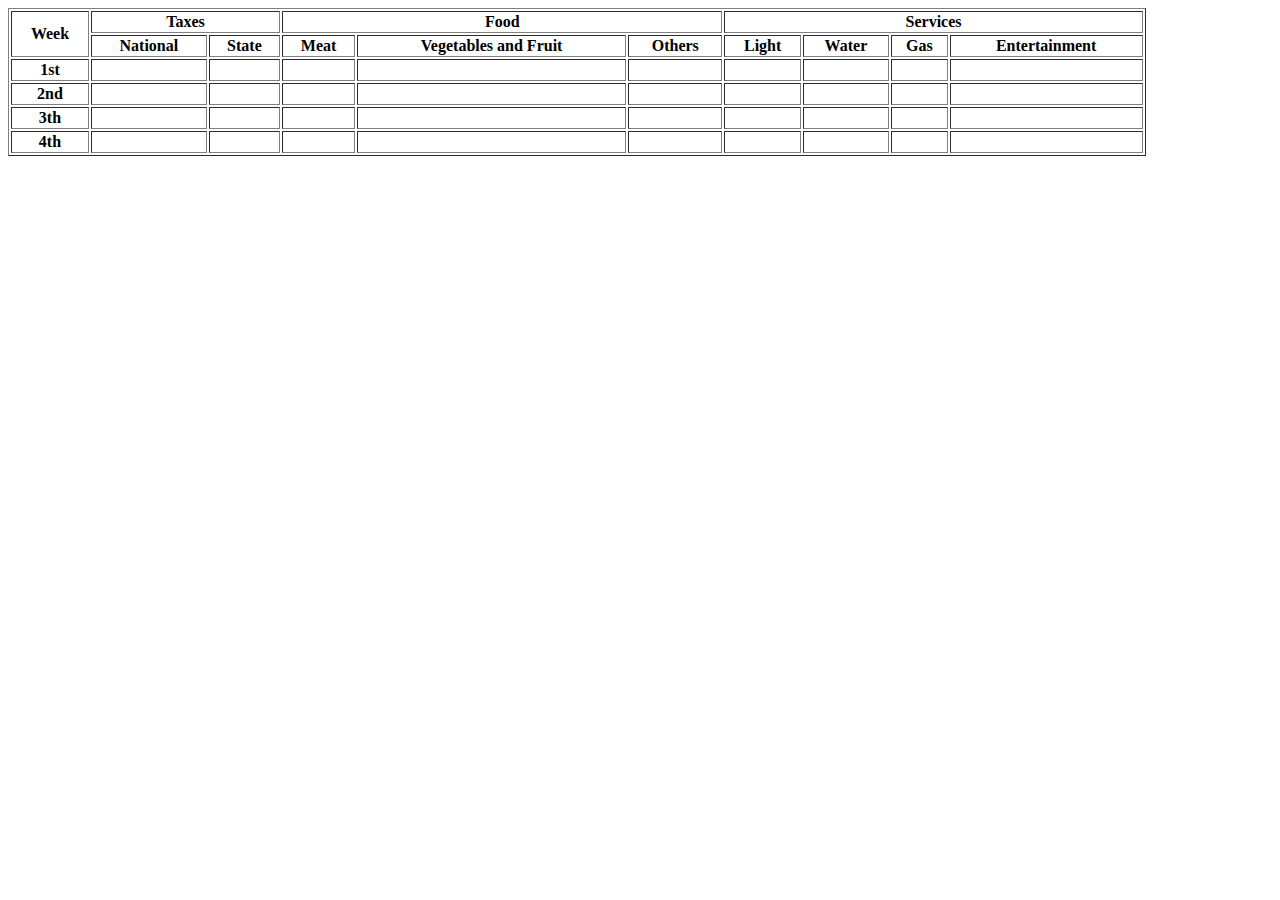
<file: 00-HTML-CSS-basics/Ejer1-4.html>
<!DOCTYPE html>
<html lang="en">
<head>
	<meta charset="utf-8" />
	<meta name="viewport" content="width=device-width, initial-scale=1">
	<title>Ej 1.4 html</title>
	<meta name="author" content="Crespillo Rodrigo Andres"/>
</head>

<body>
	<table border="1" style="width:90%">
		<tr>
			<th rowspan="2">Week</th>
			<th colspan="2">Taxes</th>
			<th colspan="3">Food</th>
			<th colspan="4">Services</th>
		</tr>
		<tr>
			<th>National</th>
			<th>State</th>
			<th>Meat</th>
			<th>Vegetables and Fruit</th>
			<th>Others</th>
			<th>Light</th>
			<th>Water</th>
			<th>Gas</th>
			<th>Entertainment</th>
		</tr>
		<tr>
			<th>1st</th>
			<td></td>
			<td></td>
			<td></td>
			<td></td>
			<td></td>
			<td></td>
			<td></td>
			<td></td>
			<td></td>
		</tr>
		<tr>
			<th>2nd</th>
			<td></td>
			<td></td>
			<td></td>
			<td></td>
			<td></td>
			<td></td>
			<td></td>
			<td></td>
			<td></td>
		</tr>
		<tr>
			<th>3th</th>
			<td></td>
			<td></td>
			<td></td>
			<td></td>
			<td></td>
			<td></td>
			<td></td>
			<td></td>
			<td></td>
		</tr>
		<tr>
			<th>4th</th>
			<td></td>
			<td></td>
			<td></td>
			<td></td>
			<td></td>
			<td></td>
			<td></td>
			<td></td>
			<td></td>
		</tr>
	</table>
</body>
</html>
</file>
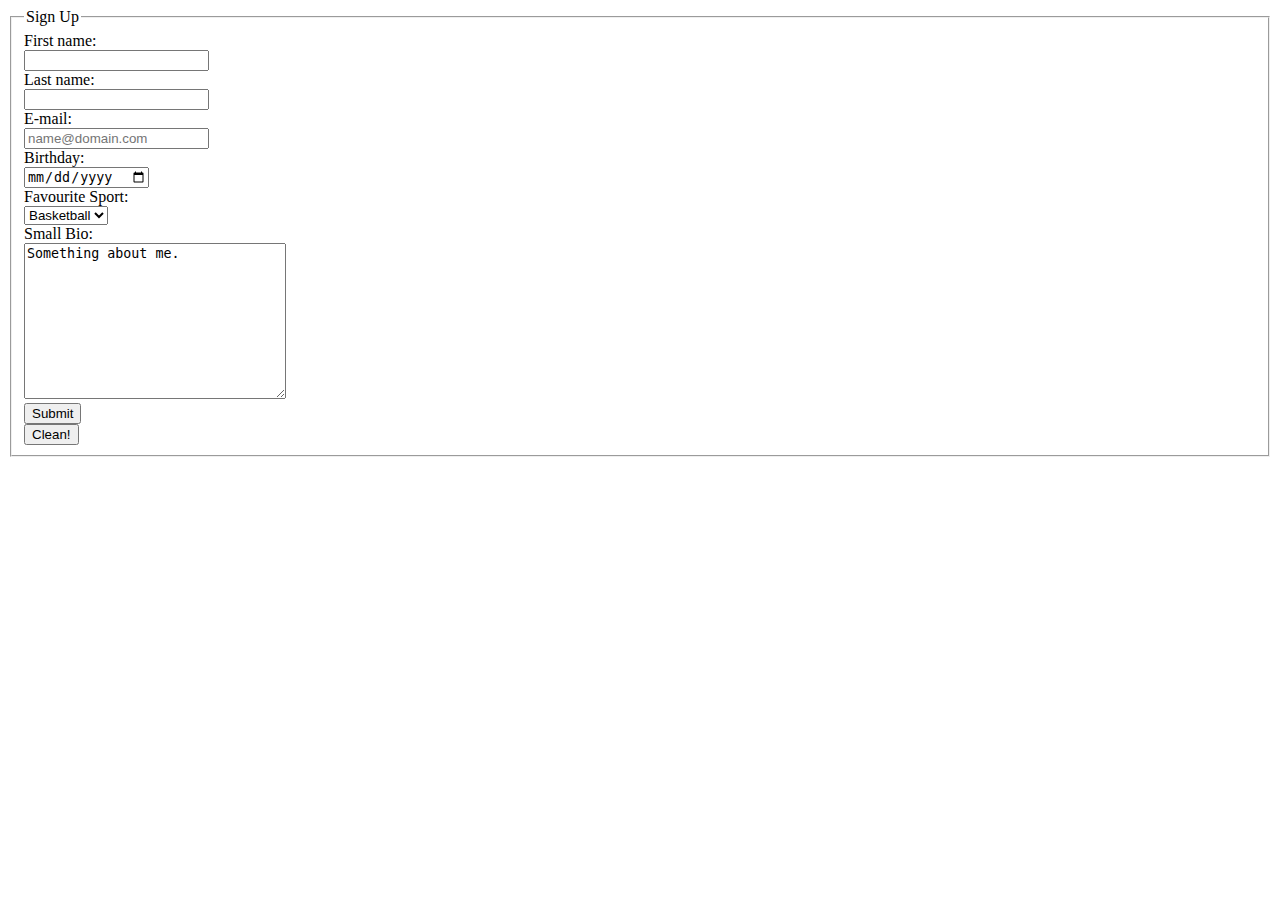
<file: 00-HTML-CSS-basics/Ejer1-6.html>
<!DOCTYPE html>
<html lang="en">
<head>
	<meta charset="utf-8" />
	<meta name="viewport" content="width=device-width, initial-scale=1">
	<title>Ej 1.6 html</title>
	<meta name="author" content="Crespillo Rodrigo Andres"/>
</head>
<body>
	<!--Create a "sign up" form with fields for: first name, last name, email, birthday, a dropdown to choose your favourite sport, and a text-area to include a small bio for the user. Add a button at the end to submit the form, and another one to clear the form. Add relevant validation rules for all fields (like required fields, valid email). -->
	<form>
		<fieldset>
			<legend>Sign Up</legend>
			<label>
				First name:<br>
				<input type="text" name="firstname" required><br>
			</label>
			<label>
				Last name:<br>
				<input type="text" name="lastname" required><br>
			</label>
			<label>
				E-mail:<br>
				<input type="email" name="email" placeholder="name@domain.com" required><br>
			</label>
			<label>
				Birthday:<br>
				<input type="date" name="bday"><br>
			</label>
			<label>
				Favourite Sport:<br>
				<select name="sport">
					<option value="basketball">Basketball</option>
					<option value="football">Football</option>
					<option value="rugby">Rugby</option>
					<option value="Swim">Swim</option>
					<option value="tennis">Tennis</option>
					<option value="other">Other</option>
				</select><br>
			</label>
			<label>
				Small Bio:<br>
				<textarea name="message" rows="10" cols="30">Something about me.</textarea><br>
			</label>
			<label>
				<input type="submit" name="Submit" value="Submit"><br>
			</label>
			<label>
				<input type="reset" value="Clean!"><br>
			</label>
		</fieldset>
	</form>

</body>
</html>
</file>
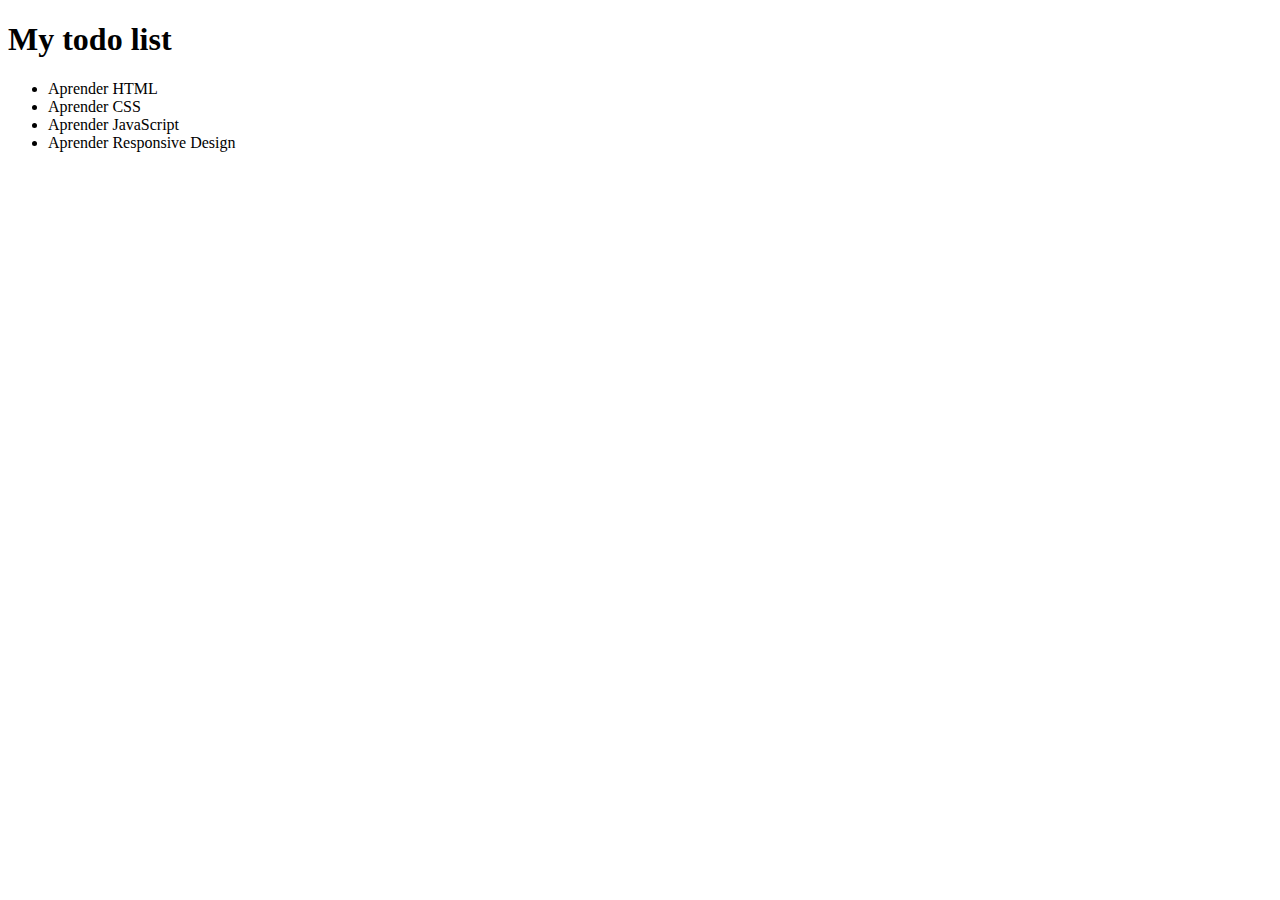
<file: 00-HTML-CSS-basics/Ejer1.html>
<!DOCTYPE html>
<html lang="en">
<head>
	<meta charset="utf-8" />
	<meta name="viewport" content="width=device-width, initial-scale=1">
	<title>Ej 1 html</title>
	<meta name="author" content="Crespillo Rodrigo Andres"/>
</head>

<body>
<header>
	<h1>My todo list</h1>
</header>
	<ul>
		<li>Aprender HTML</li>
		<li>Aprender CSS</li>
		<li>Aprender JavaScript</li>
		<li>Aprender Responsive Design</li>
	</ul>	
</body>

</html>
</file>
<file: 01-js-intro-and-jquery/style.css>
*{
	text-align: center;
	margin:auto; 
}
.title{
	display:none;
}
</file>
<file: 06-html5-apis/css/style.css>
body{
	background-color: #BADA55;
}
#text {
 	width: 600px;
 	height: 120px;
 	border: 3px solid black;
	padding: 5px;
 	font-family: Tahoma, sans-serif;
 	background-color: #F2F2F2;
}
.button{ 
 	float: left;
 	margin: 5px;
}
</file>
<file: 00-HTML-CSS-basics/2. CSS/style.css>
*{
		font-size: 14px;
		-webkit-box-sizing: border-box;
     	-moz-box-sizing: border-box;
        box-sizing: border-box;
        	}	
	.header{
		font-size: 46px;
		background-color: magenta;
	}
	.footer{
		font-size: 10px;
		background-color: magenta;
	}
	.content{
		font-size: 14px;
		background-color: blue;
	}
	.navigation{
		font-size: 12px;
		background-color: blue;
	}
	.sidebar{
		font-size: 10px;
		background-color: magenta;
	}

	body{
		
		font-family:arial, verdana, courier;
		text-align:justify;
		margin:1%;
	}
	header{
		color:#FFFFFF;
		text-align:center;
		width: 100%;
		height: 15%:;
		text-transform: uppercase;
		font-size: 25px;
		padding-bottom:25px;
		padding-top:25px;
		background-color:#A3FFA3;
		border-radius:10px;
		border: solid 2px gray;
		margin-bottom:1%;
	}
	nav{
		float: left;
		color:#FFFFFF;
		text-align:center;
		width: 15%;
		height: 75%:;
		text-transform: uppercase;
		font-size: 15px;
		padding-bottom:5px;
		padding-top:5px;
		background-color:#FFFF80;
		border-radius:40px;
		margin-right: 1%;
		border-radius:10px;
		border: solid 2px gray;

	}
	section{
		float: left;
		color:#FFFFFF;
		text-align:center;
		width: 68%;
		height: 75%:;
		text-transform: uppercase;
		font-size: 25px;
		padding: 1%;
		background-color:#FFCCFF;
		border-radius:10px;
		border: solid 2px gray;
	}
	section header{
		color:#FFFFFF;
		text-align:center;
		width: 100%;
		height: 33%:;
		text-transform: uppercase;
		font-size: 25px;
		padding-bottom:25px;
		padding-top:25px;
		background-color:#9900FF;
		border-radius:10px;
		border: solid 2px gray;
	}


	section article{
		color:#FFFFFF;
		text-align:center;
		width: 100%;
		height: 33%:;
		text-transform: uppercase;
		font-size: 25px;
		padding-bottom:25px;
		padding-top:25px;
		background-color:#B84DFF;
		border-radius:10px;
		border: solid 2px gray;
	}

	section footer{
		color:#FFFFFF;
		text-align:center;
		width: 100%;
		height: 33%:;
		text-transform: uppercase;
		font-size: 25px;
		padding-bottom:25px;
		padding-top:25px;
		background-color:#DCA6FF;
		border-radius:10px;
		border: solid 2px gray;
	}
	aside{
		float: left;
		color:#FFFFFF;
		text-align:center;
		width: 15%;
		height: 75%:;
		text-transform: uppercase;
		font-size: 15px;
		padding-bottom:5px;
		padding-top:5px;
		background-color:#FFFF80;
		border-radius:40px;
		margin-left: 1%; 
		border-radius:10px;
		border: solid 2px gray;
	}

	footer{
		float: left;
		color:#FFFFFF;
		text-align:center;
		bottom: 0;
		width: 100%;
		height: 15%:;
		font-size: 10px;
		padding-bottom:5px;
		padding-top:5px;
		background-color:#FF944D;
		border-radius:10px;
		border: solid 2px gray;
		margin-top:1%;
	}
</file>
